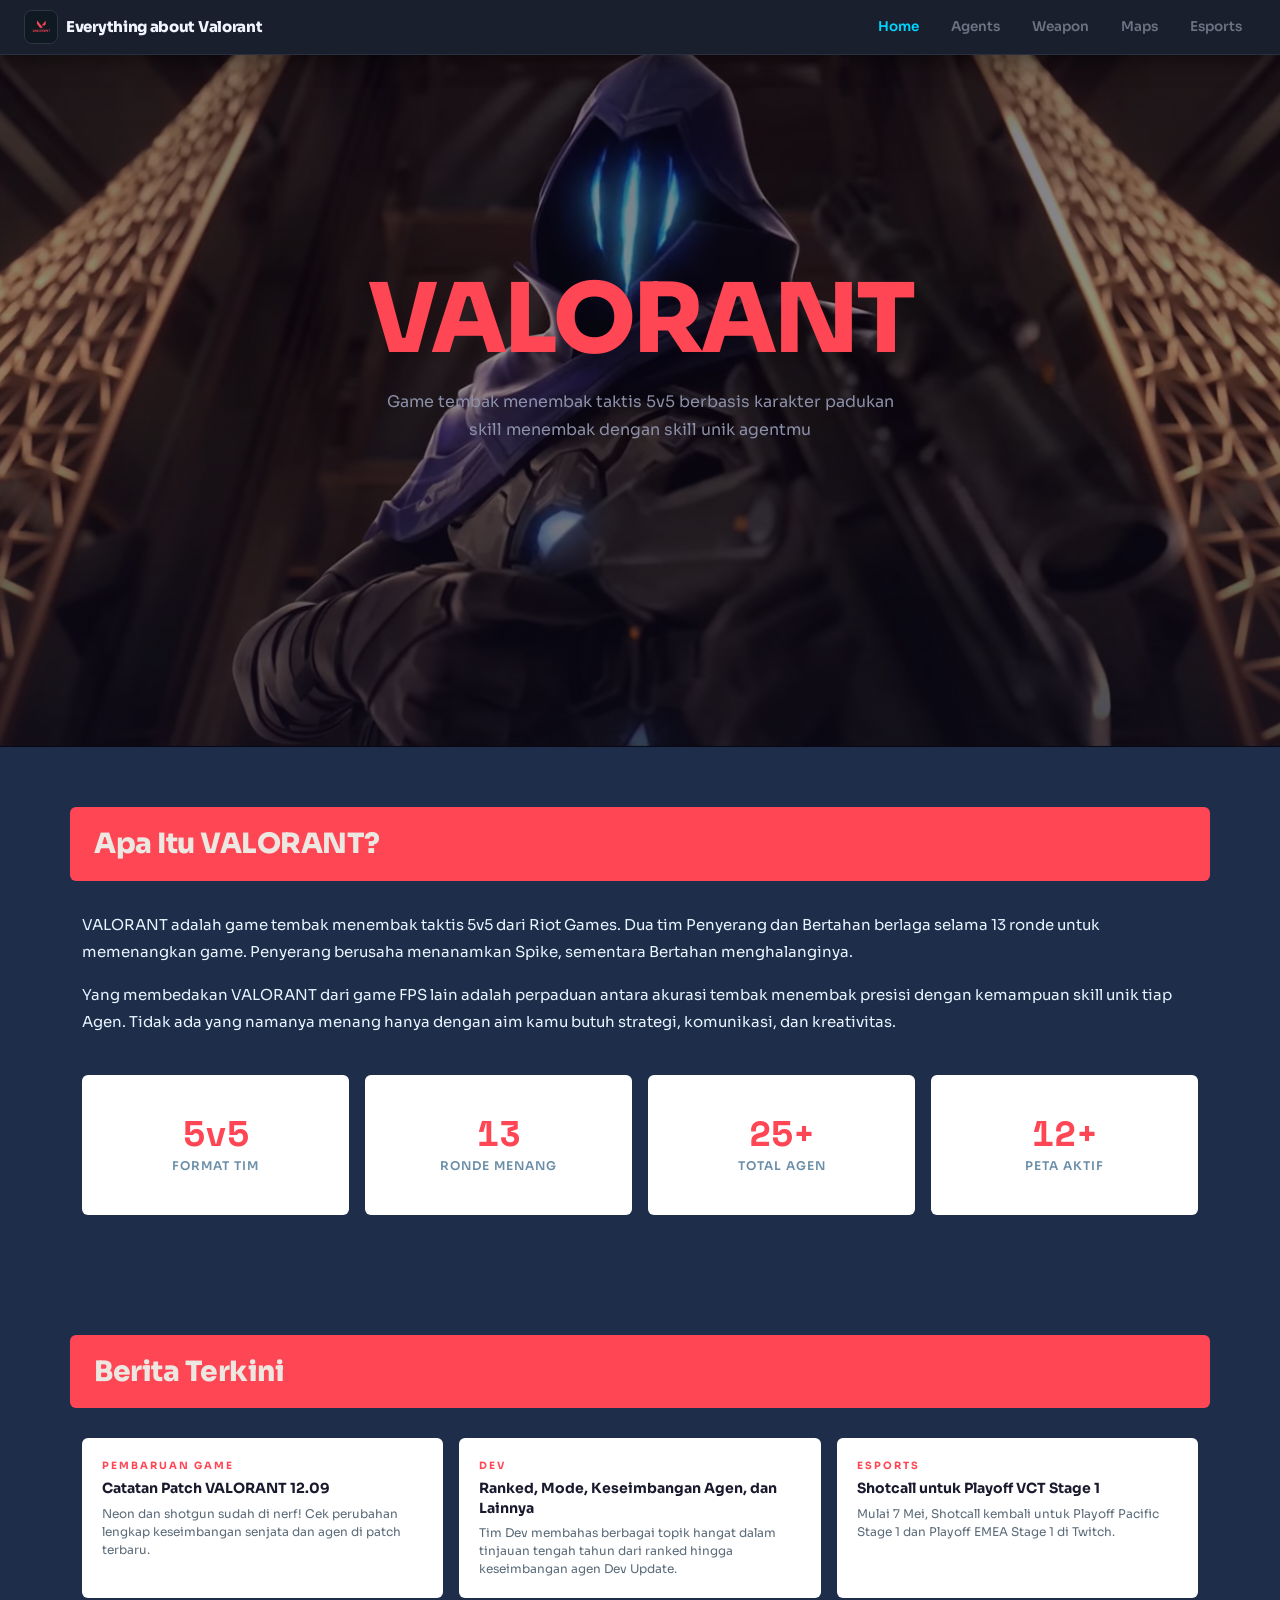
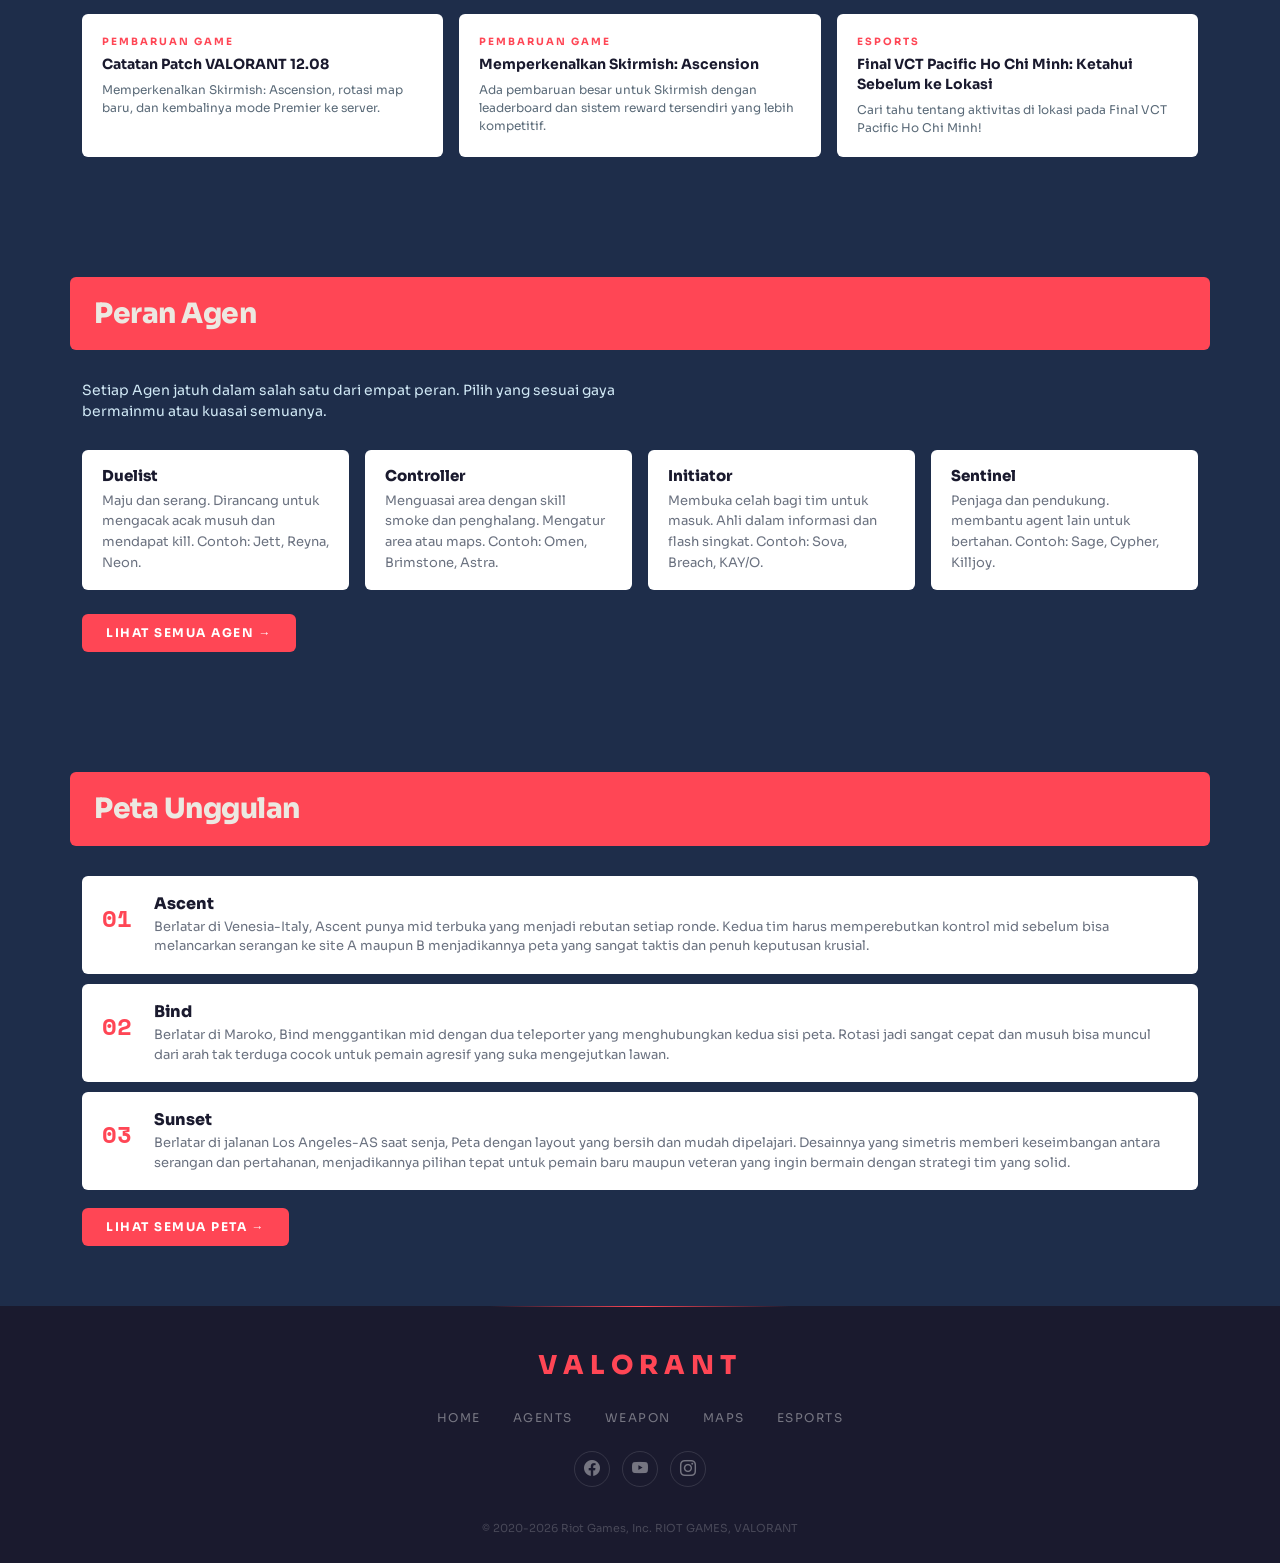
<file: index.html>
<!doctype html>
<html lang="id">
  <head>
    <meta charset="UTF-8" />
    <meta name="viewport" content="width=device-width, initial-scale=1.0" />
    <title>Everything About Valorant</title>
    <link
      href="https://fonts.googleapis.com/css2?family=Sora:wght@400;500;600;700;900&family=Space+Mono:wght@400;700&display=swap"
      rel="stylesheet"
    />
    <link
      href="https://cdn.jsdelivr.net/npm/bootstrap@5.3.3/dist/css/bootstrap.min.css"
      rel="stylesheet"
    />
    <link
      rel="stylesheet"
      href="https://cdn.jsdelivr.net/npm/bootstrap-icons@1.11.3/font/bootstrap-icons.min.css"
    />
    <link rel="stylesheet" href="css/style.css" />
  </head>

  <body>
    <nav id="navbar" class="d-flex align-items-center justify-content-between">
      <a class="logo d-flex align-items-center gap-2" href="index.html">
        <div class="logo-icon d-flex align-items-center justify-content-center">
          <img src="assets/images/logo-valorant.webp" alt="logo" />
        </div>
        <span class="logo-name">Everything about Valorant</span>
      </a>
      <ul class="nav-links d-flex align-items-center m-0">
        <li><a class="nav-label active" href="index.html">Home</a></li>
        <li><a class="nav-label" href="agents.html">Agents</a></li>
        <li><a class="nav-label" href="weapon.html">Weapon</a></li>
        <li><a class="nav-label" href="maps.html">Maps</a></li>
        <li><a class="nav-label" href="esports.html">Esports</a></li>
      </ul>
    </nav>

    <section
      class="hero-section d-flex align-items-center justify-content-center"
    >
      <video class="hero-video" autoplay muted loop playsinline>
        <source src="assets/videos/valo-clip-opening.webm" />
      </video>
      <div class="hero-overlay"></div>
      <div class="hero-content text-center w-100">
        <h1 class="hero-title"><span>VALORANT</span></h1>
        <p class="hero-subtitle mx-auto">
          Game tembak menembak taktis 5v5 berbasis karakter padukan skill
          menembak dengan skill unik agentmu
        </p>
      </div>
    </section>

    <section class="about-section">
      <div class="sec-header">
        <div class="container">
          <h2>Apa Itu VALORANT?</h2>
        </div>
      </div>
      <div class="container">
        <p class="about-text">
          VALORANT adalah game tembak menembak taktis 5v5 dari Riot Games. Dua
          tim Penyerang dan Bertahan berlaga selama 13 ronde untuk memenangkan
          game. Penyerang berusaha menanamkan Spike, sementara Bertahan
          menghalanginya.
        </p>
        <p class="about-text">
          Yang membedakan VALORANT dari game FPS lain adalah perpaduan antara
          akurasi tembak menembak presisi dengan kemampuan skill unik tiap Agen.
          Tidak ada yang namanya menang hanya dengan aim kamu butuh strategi,
          komunikasi, dan kreativitas.
        </p>
        <div class="row g-3 mt-4">
          <div class="col-3">
            <div
              class="about-stat d-flex flex-column align-items-center justify-content-center text-center p-3"
            >
              <div class="stat-number">5v5</div>
              <div class="stat-label">Format Tim</div>
            </div>
          </div>
          <div class="col-3">
            <div
              class="about-stat d-flex flex-column align-items-center justify-content-center text-center p-3"
            >
              <div class="stat-number">13</div>
              <div class="stat-label">Ronde Menang</div>
            </div>
          </div>
          <div class="col-3">
            <div
              class="about-stat d-flex flex-column align-items-center justify-content-center text-center p-3"
            >
              <div class="stat-number">25+</div>
              <div class="stat-label">Total Agen</div>
            </div>
          </div>
          <div class="col-3">
            <div
              class="about-stat d-flex flex-column align-items-center justify-content-center text-center p-3"
            >
              <div class="stat-number">12+</div>
              <div class="stat-label">Peta Aktif</div>
            </div>
          </div>
        </div>
      </div>
    </section>

    <section class="news-section">
      <div class="sec-header">
        <div class="container">
          <h2>Berita Terkini</h2>
        </div>
      </div>
      <div class="container">
        <div class="row g-3">
          <div class="col-4">
            <div class="news-item h-100">
              <div class="news-cat">Pembaruan Game</div>
              <h6>Catatan Patch VALORANT 12.09</h6>
              <p>
                Neon dan shotgun sudah di nerf! Cek perubahan lengkap
                keseimbangan senjata dan agen di patch terbaru.
              </p>
            </div>
          </div>
          <div class="col-4">
            <div class="news-item h-100">
              <div class="news-cat">Dev</div>
              <h6>Ranked, Mode, Keseimbangan Agen, dan Lainnya</h6>
              <p>
                Tim Dev membahas berbagai topik hangat dalam tinjauan tengah
                tahun dari ranked hingga keseimbangan agen Dev Update.
              </p>
            </div>
          </div>
          <div class="col-4">
            <div class="news-item h-100">
              <div class="news-cat">Esports</div>
              <h6>Shotcall untuk Playoff VCT Stage 1</h6>
              <p>
                Mulai 7 Mei, Shotcall kembali untuk Playoff Pacific Stage 1 dan
                Playoff EMEA Stage 1 di Twitch.
              </p>
            </div>
          </div>
          <div class="col-4">
            <div class="news-item h-100">
              <div class="news-cat">Pembaruan Game</div>
              <h6>Catatan Patch VALORANT 12.08</h6>
              <p>
                Memperkenalkan Skirmish: Ascension, rotasi map baru, dan
                kembalinya mode Premier ke server.
              </p>
            </div>
          </div>
          <div class="col-4">
            <div class="news-item h-100">
              <div class="news-cat">Pembaruan Game</div>
              <h6>Memperkenalkan Skirmish: Ascension</h6>
              <p>
                Ada pembaruan besar untuk Skirmish dengan leaderboard dan sistem
                reward tersendiri yang lebih kompetitif.
              </p>
            </div>
          </div>
          <div class="col-4">
            <div class="news-item h-100">
              <div class="news-cat">Esports</div>
              <h6>Final VCT Pacific Ho Chi Minh: Ketahui Sebelum ke Lokasi</h6>
              <p>
                Cari tahu tentang aktivitas di lokasi pada Final VCT Pacific Ho
                Chi Minh!
              </p>
            </div>
          </div>
        </div>
      </div>
    </section>

    <section class="role-section">
      <div class="sec-header">
        <div class="container">
          <h2>Peran Agen</h2>
        </div>
      </div>
      <div class="container">
        <p class="role-intro">
          Setiap Agen jatuh dalam salah satu dari empat peran. Pilih yang sesuai
          gaya bermainmu atau kuasai semuanya.
        </p>
        <div class="row g-3">
          <div class="col-3">
            <div class="role-card d-flex flex-column justify-content-center">
              <h5>Duelist</h5>
              <p>
                Maju dan serang. Dirancang untuk mengacak acak musuh dan
                mendapat kill. Contoh: Jett, Reyna, Neon.
              </p>
            </div>
          </div>
          <div class="col-3">
            <div class="role-card d-flex flex-column justify-content-center">
              <h5>Controller</h5>
              <p>
                Menguasai area dengan skill smoke dan penghalang. Mengatur area
                atau maps. Contoh: Omen, Brimstone, Astra.
              </p>
            </div>
          </div>
          <div class="col-3">
            <div class="role-card d-flex flex-column justify-content-center">
              <h5>Initiator</h5>
              <p>
                Membuka celah bagi tim untuk masuk. Ahli dalam informasi dan
                flash singkat. Contoh: Sova, Breach, KAY/O.
              </p>
            </div>
          </div>
          <div class="col-3">
            <div class="role-card d-flex flex-column justify-content-center">
              <h5>Sentinel</h5>
              <p>
                Penjaga dan pendukung. membantu agent lain untuk bertahan.
                Contoh: Sage, Cypher, Killjoy.
              </p>
            </div>
          </div>
        </div>
        <div class="mt-4">
          <a href="agents.html" class="btn-valo btn-valo-sm"
            >Lihat Semua Agen →</a
          >
        </div>
      </div>
    </section>

    <section class="maps-section">
      <div class="sec-header">
        <div class="container">
          <h2>Peta Unggulan</h2>
        </div>
      </div>
      <div class="container">
        <div class="row">
          <div class="col-12">
            <div class="map-item">
              <div class="map-number">01</div>
              <div class="map-info">
                <h5>Ascent</h5>
                <p>
                  Berlatar di Venesia-Italy, Ascent punya mid terbuka yang
                  menjadi rebutan setiap ronde. Kedua tim harus memperebutkan
                  kontrol mid sebelum bisa melancarkan serangan ke site A maupun
                  B menjadikannya peta yang sangat taktis dan penuh keputusan
                  krusial.
                </p>
              </div>
            </div>
            <div class="map-item">
              <div class="map-number">02</div>
              <div class="map-info">
                <h5>Bind</h5>
                <p>
                  Berlatar di Maroko, Bind menggantikan mid dengan dua
                  teleporter yang menghubungkan kedua sisi peta. Rotasi jadi
                  sangat cepat dan musuh bisa muncul dari arah tak terduga cocok
                  untuk pemain agresif yang suka mengejutkan lawan.
                </p>
              </div>
            </div>
            <div class="map-item">
              <div class="map-number">03</div>
              <div class="map-info">
                <h5>Sunset</h5>
                <p>
                  Berlatar di jalanan Los Angeles-AS saat senja, Peta dengan
                  layout yang bersih dan mudah dipelajari. Desainnya yang
                  simetris memberi keseimbangan antara serangan dan pertahanan,
                  menjadikannya pilihan tepat untuk pemain baru maupun veteran
                  yang ingin bermain dengan strategi tim yang solid.
                </p>
              </div>
            </div>
          </div>
        </div>
        <div class="mt-2">
          <a href="maps.html" class="btn-valo btn-valo-sm"
            >Lihat Semua Peta →</a
          >
        </div>
      </div>
    </section>

    <script src="https://cdn.jsdelivr.net/npm/bootstrap@5.3.3/dist/js/bootstrap.bundle.min.js"></script>
    <footer class="footer text-center">
      <div class="footer-logo">VALORANT</div>
      <div class="footer-links">
        <a href="index.html">Home</a>
        <a href="agents.html">Agents</a>
        <a href="weapon.html">Weapon</a>
        <a href="maps.html">Maps</a>
        <a href="esports.html">Esports</a>
      </div>
      <div class="footer-socials">
        <a
          class="footer-s d-flex align-items-center justify-content-center"
          href="https://www.facebook.com/PlayVALORANT"
          target="_blank"
          rel="noopener noreferrer"
          title="Facebook"
        >
          <i class="bi bi-facebook"></i>
        </a>
        <a
          class="footer-s d-flex align-items-center justify-content-center"
          href="https://www.youtube.com/@VALORANT"
          target="_blank"
          rel="noopener noreferrer"
          title="YouTube"
        >
          <i class="bi bi-youtube"></i>
        </a>
        <a
          class="footer-s d-flex align-items-center justify-content-center"
          href="https://www.instagram.com/valorant/"
          target="_blank"
          rel="noopener noreferrer"
          title="Instagram"
        >
          <i class="bi bi-instagram"></i>
        </a>
      </div>
      <div class="footer-copy">
        © 2020-2026 Riot Games, Inc. RIOT GAMES, VALORANT
      </div>
    </footer>
  </body>
</html>
</file>
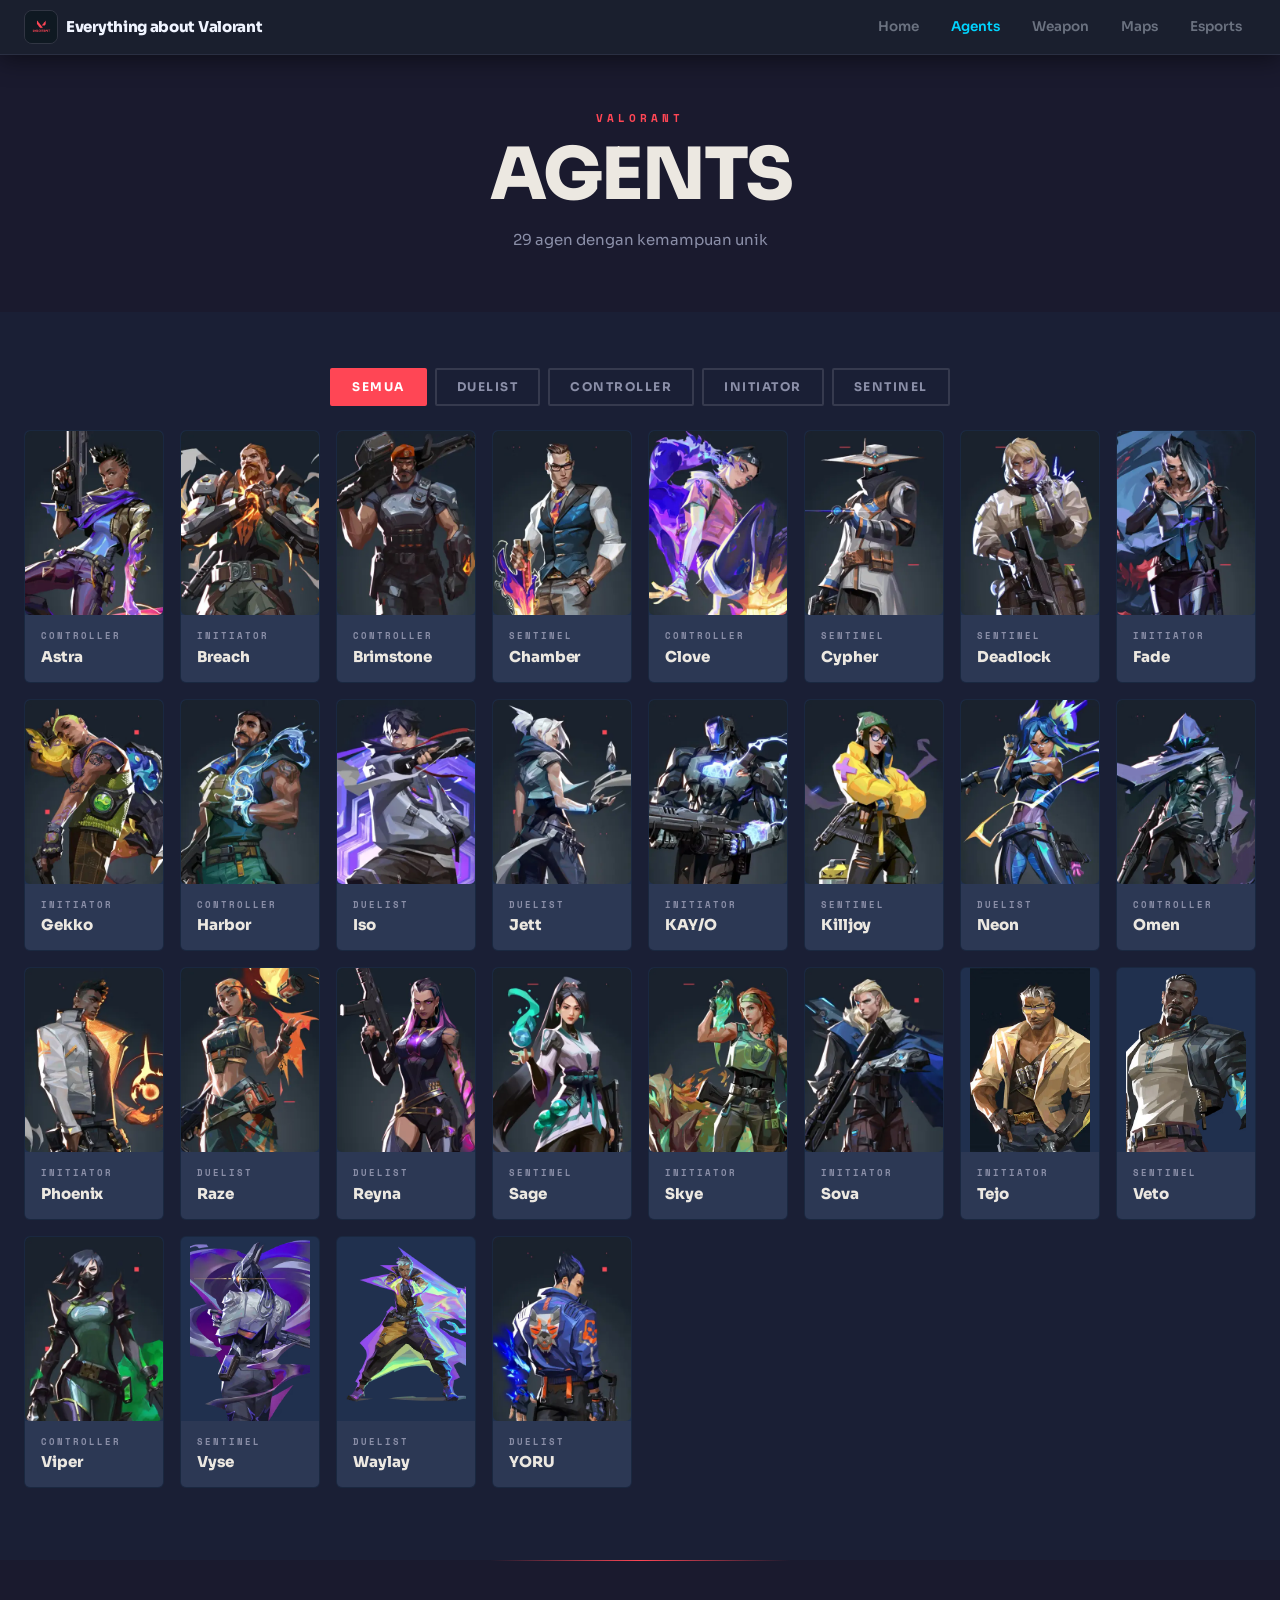
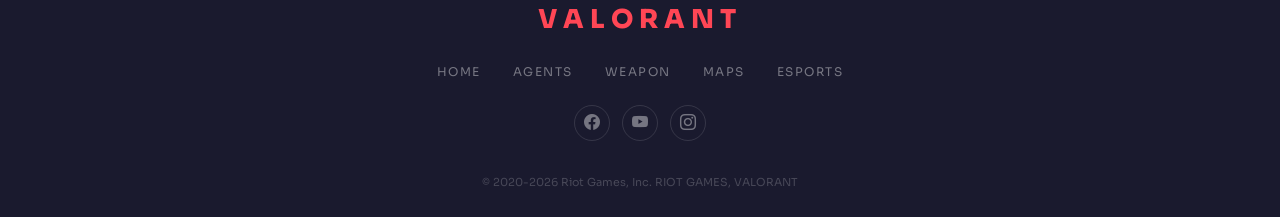
<file: agents.html>
<!doctype html>
<html lang="id">
  <head>
    <meta charset="UTF-8" />
    <meta name="viewport" content="width=device-width, initial-scale=1.0" />
    <title>Agents — Everything About Valorant</title>
    <link
      href="https://fonts.googleapis.com/css2?family=Sora:wght@400;500;600;700;900&family=Space+Mono:wght@400;700&display=swap"
      rel="stylesheet"
    />
    <link
      href="https://cdn.jsdelivr.net/npm/bootstrap@5.3.3/dist/css/bootstrap.min.css"
      rel="stylesheet"
    />
    <link
      rel="stylesheet"
      href="https://cdn.jsdelivr.net/npm/bootstrap-icons@1.11.3/font/bootstrap-icons.min.css"
    />
    <link rel="stylesheet" href="css/style.css" />
  </head>

  <body>
    <nav id="navbar" class="d-flex align-items-center justify-content-between">
      <a class="logo d-flex align-items-center gap-2" href="index.html">
        <div class="logo-icon d-flex align-items-center justify-content-center">
          <img src="assets/images/logo-valorant.webp" alt="logo" />
        </div>
        <span class="logo-name">Everything about Valorant</span>
      </a>
      <ul class="nav-links d-flex align-items-center m-0">
        <li><a class="nav-label" href="index.html">Home</a></li>
        <li><a class="nav-label active" href="agents.html">Agents</a></li>
        <li><a class="nav-label" href="weapon.html">Weapon</a></li>
        <li><a class="nav-label" href="maps.html">Maps</a></li>
        <li><a class="nav-label" href="esports.html">Esports</a></li>
      </ul>
    </nav>

    <section class="page-hero text-center">
      <div class="container">
        <div class="page-hero-label">VALORANT</div>
        <h1 class="page-hero-title">AGENTS</h1>
        <p class="page-hero-sub">29 agen dengan kemampuan unik</p>
      </div>
    </section>

    <section class="agents-page-section">
      <div class="container-fluid px-4">
        <div class="agent-filter-bar d-flex justify-content-center gap-2 mb-4">
          <button class="filter-btn active" data-role="all">Semua</button>
          <button class="filter-btn" data-role="duelist">Duelist</button>
          <button class="filter-btn" data-role="controller">Controller</button>
          <button class="filter-btn" data-role="initiator">Initiator</button>
          <button class="filter-btn" data-role="sentinel">Sentinel</button>
        </div>

        <div class="card-grid agents-grid">
          <div class="agent-item" data-role="controller">
            <div class="card">
              <div class="agent-img-wrap">
                <img
                  src="assets/images/agen/astra.webp"
                  alt="Astra"
                  class="card-img"
                />
              </div>
              <div class="card-info">
                <div class="card-role-tag">Controller</div>
                <h5 class="card-name">Astra</h5>
              </div>
            </div>
          </div>
          <div class="agent-item" data-role="initiator">
            <div class="card">
              <div class="agent-img-wrap">
                <img
                  src="assets/images/agen/breach.webp"
                  alt="Breach"
                  class="card-img"
                />
              </div>
              <div class="card-info">
                <div class="card-role-tag">Initiator</div>
                <h5 class="card-name">Breach</h5>
              </div>
            </div>
          </div>
          <div class="agent-item" data-role="controller">
            <div class="card">
              <div class="agent-img-wrap">
                <img
                  src="assets/images/agen/brimstone.webp"
                  alt="Brimstone"
                  class="card-img"
                />
              </div>
              <div class="card-info">
                <div class="card-role-tag">Controller</div>
                <h5 class="card-name">Brimstone</h5>
              </div>
            </div>
          </div>
          <div class="agent-item" data-role="sentinel">
            <div class="card">
              <div class="agent-img-wrap">
                <img
                  src="assets/images/agen/chamber.webp"
                  alt="Chamber"
                  class="card-img"
                />
              </div>
              <div class="card-info">
                <div class="card-role-tag">Sentinel</div>
                <h5 class="card-name">Chamber</h5>
              </div>
            </div>
          </div>
          <div class="agent-item" data-role="controller">
            <div class="card">
              <div class="agent-img-wrap">
                <img
                  src="assets/images/agen/clove.webp"
                  alt="Clove"
                  class="card-img"
                />
              </div>
              <div class="card-info">
                <div class="card-role-tag">Controller</div>
                <h5 class="card-name">Clove</h5>
              </div>
            </div>
          </div>
          <div class="agent-item" data-role="sentinel">
            <div class="card">
              <div class="agent-img-wrap">
                <img
                  src="assets/images/agen/cypher.webp"
                  alt="Cypher"
                  class="card-img"
                />
              </div>
              <div class="card-info">
                <div class="card-role-tag">Sentinel</div>
                <h5 class="card-name">Cypher</h5>
              </div>
            </div>
          </div>
          <div class="agent-item" data-role="sentinel">
            <div class="card">
              <div class="agent-img-wrap">
                <img
                  src="assets/images/agen/deadlock.webp"
                  alt="Deadlock"
                  class="card-img"
                />
              </div>
              <div class="card-info">
                <div class="card-role-tag">Sentinel</div>
                <h5 class="card-name">Deadlock</h5>
              </div>
            </div>
          </div>
          <div class="agent-item" data-role="initiator">
            <div class="card">
              <div class="agent-img-wrap">
                <img
                  src="assets/images/agen/fade.webp"
                  alt="Fade"
                  class="card-img"
                />
              </div>
              <div class="card-info">
                <div class="card-role-tag">Initiator</div>
                <h5 class="card-name">Fade</h5>
              </div>
            </div>
          </div>
          <div class="agent-item" data-role="initiator">
            <div class="card">
              <div class="agent-img-wrap">
                <img
                  src="assets/images/agen/gekko.webp"
                  alt="Gekko"
                  class="card-img"
                />
              </div>
              <div class="card-info">
                <div class="card-role-tag">Initiator</div>
                <h5 class="card-name">Gekko</h5>
              </div>
            </div>
          </div>
          <div class="agent-item" data-role="controller">
            <div class="card">
              <div class="agent-img-wrap">
                <img
                  src="assets/images/agen/harbor.webp"
                  alt="Harbor"
                  class="card-img"
                />
              </div>
              <div class="card-info">
                <div class="card-role-tag">Controller</div>
                <h5 class="card-name">Harbor</h5>
              </div>
            </div>
          </div>
          <div class="agent-item" data-role="duelist">
            <div class="card">
              <div class="agent-img-wrap">
                <img
                  src="assets/images/agen/iso.webp"
                  alt="Iso"
                  class="card-img"
                />
              </div>
              <div class="card-info">
                <div class="card-role-tag">Duelist</div>
                <h5 class="card-name">Iso</h5>
              </div>
            </div>
          </div>
          <div class="agent-item" data-role="duelist">
            <div class="card">
              <div class="agent-img-wrap">
                <img
                  src="assets/images/agen/jett.webp"
                  alt="Jett"
                  class="card-img"
                />
              </div>
              <div class="card-info">
                <div class="card-role-tag">Duelist</div>
                <h5 class="card-name">Jett</h5>
              </div>
            </div>
          </div>
          <div class="agent-item" data-role="initiator">
            <div class="card">
              <div class="agent-img-wrap">
                <img
                  src="assets/images/agen/kay-o.webp"
                  alt="KAY/O"
                  class="card-img"
                />
              </div>
              <div class="card-info">
                <div class="card-role-tag">Initiator</div>
                <h5 class="card-name">KAY/O</h5>
              </div>
            </div>
          </div>
          <div class="agent-item" data-role="sentinel">
            <div class="card">
              <div class="agent-img-wrap">
                <img
                  src="assets/images/agen/killjoy.webp"
                  alt="Killjoy"
                  class="card-img"
                />
              </div>
              <div class="card-info">
                <div class="card-role-tag">Sentinel</div>
                <h5 class="card-name">Killjoy</h5>
              </div>
            </div>
          </div>
          <div class="agent-item" data-role="duelist">
            <div class="card">
              <div class="agent-img-wrap">
                <img
                  src="assets/images/agen/neon.webp"
                  alt="Neon"
                  class="card-img"
                />
              </div>
              <div class="card-info">
                <div class="card-role-tag">Duelist</div>
                <h5 class="card-name">Neon</h5>
              </div>
            </div>
          </div>
          <div class="agent-item" data-role="controller">
            <div class="card">
              <div class="agent-img-wrap">
                <img
                  src="assets/images/agen/omen.webp"
                  alt="Omen"
                  class="card-img"
                />
              </div>
              <div class="card-info">
                <div class="card-role-tag">Controller</div>
                <h5 class="card-name">Omen</h5>
              </div>
            </div>
          </div>
          <div class="agent-item" data-role="initiator">
            <div class="card">
              <div class="agent-img-wrap">
                <img
                  src="assets/images/agen/phoenix.webp"
                  alt="Phoenix"
                  class="card-img"
                />
              </div>
              <div class="card-info">
                <div class="card-role-tag">Initiator</div>
                <h5 class="card-name">Phoenix</h5>
              </div>
            </div>
          </div>
          <div class="agent-item" data-role="duelist">
            <div class="card">
              <div class="agent-img-wrap">
                <img
                  src="assets/images/agen/raze.webp"
                  alt="Raze"
                  class="card-img"
                />
              </div>
              <div class="card-info">
                <div class="card-role-tag">Duelist</div>
                <h5 class="card-name">Raze</h5>
              </div>
            </div>
          </div>
          <div class="agent-item" data-role="duelist">
            <div class="card">
              <div class="agent-img-wrap">
                <img
                  src="assets/images/agen/reyna.webp"
                  alt="Reyna"
                  class="card-img"
                />
              </div>
              <div class="card-info">
                <div class="card-role-tag">Duelist</div>
                <h5 class="card-name">Reyna</h5>
              </div>
            </div>
          </div>
          <div class="agent-item" data-role="sentinel">
            <div class="card">
              <div class="agent-img-wrap">
                <img
                  src="assets/images/agen/sage.webp"
                  alt="Sage"
                  class="card-img"
                />
              </div>
              <div class="card-info">
                <div class="card-role-tag">Sentinel</div>
                <h5 class="card-name">Sage</h5>
              </div>
            </div>
          </div>
          <div class="agent-item" data-role="initiator">
            <div class="card">
              <div class="agent-img-wrap">
                <img
                  src="assets/images/agen/skye.webp"
                  alt="Skye"
                  class="card-img"
                />
              </div>
              <div class="card-info">
                <div class="card-role-tag">Initiator</div>
                <h5 class="card-name">Skye</h5>
              </div>
            </div>
          </div>
          <div class="agent-item" data-role="initiator">
            <div class="card">
              <div class="agent-img-wrap">
                <img
                  src="assets/images/agen/sove.webp"
                  alt="Sova"
                  class="card-img"
                />
              </div>
              <div class="card-info">
                <div class="card-role-tag">Initiator</div>
                <h5 class="card-name">Sova</h5>
              </div>
            </div>
          </div>
          <div class="agent-item" data-role="initiator">
            <div class="card">
              <div class="agent-img-wrap">
                <img
                  src="assets/images/agen/tejo.webp"
                  alt="Tejo"
                  class="card-img"
                />
              </div>
              <div class="card-info">
                <div class="card-role-tag">Initiator</div>
                <h5 class="card-name">Tejo</h5>
              </div>
            </div>
          </div>
          <div class="agent-item" data-role="sentinel">
            <div class="card">
              <div class="agent-img-wrap">
                <img
                  src="assets/images/agen/veto.webp"
                  alt="Veto"
                  class="card-img"
                />
              </div>
              <div class="card-info">
                <div class="card-role-tag">Sentinel</div>
                <h5 class="card-name">Veto</h5>
              </div>
            </div>
          </div>
          <div class="agent-item" data-role="controller">
            <div class="card">
              <div class="agent-img-wrap">
                <img
                  src="assets/images/agen/viper.webp"
                  alt="Viper"
                  class="card-img"
                />
              </div>
              <div class="card-info">
                <div class="card-role-tag">Controller</div>
                <h5 class="card-name">Viper</h5>
              </div>
            </div>
          </div>
          <div class="agent-item" data-role="sentinel">
            <div class="card">
              <div class="agent-img-wrap">
                <img
                  src="assets/images/agen/vyse.webp"
                  alt="Vyse"
                  class="card-img"
                />
              </div>
              <div class="card-info">
                <div class="card-role-tag">Sentinel</div>
                <h5 class="card-name">Vyse</h5>
              </div>
            </div>
          </div>
          <div class="agent-item" data-role="duelist">
            <div class="card">
              <div class="agent-img-wrap">
                <img
                  src="assets/images/agen/waylay.webp"
                  alt="Waylay"
                  class="card-img"
                />
              </div>
              <div class="card-info">
                <div class="card-role-tag">Duelist</div>
                <h5 class="card-name">Waylay</h5>
              </div>
            </div>
          </div>
          <div class="agent-item" data-role="duelist">
            <div class="card">
              <div class="agent-img-wrap">
                <img
                  src="assets/images/agen/yoru.webp"
                  alt="YORU"
                  class="card-img"
                />
              </div>
              <div class="card-info">
                <div class="card-role-tag">Duelist</div>
                <h5 class="card-name">YORU</h5>
              </div>
            </div>
          </div>
        </div>
      </div>
    </section>

    <script src="https://cdn.jsdelivr.net/npm/bootstrap@5.3.3/dist/js/bootstrap.bundle.min.js"></script>
    <script>
      const filterBtns = document.querySelectorAll(".filter-btn");
      const agentItems = document.querySelectorAll(".agent-item");
      filterBtns.forEach((btn) => {
        btn.addEventListener("click", () => {
          filterBtns.forEach((b) => b.classList.remove("active"));
          btn.classList.add("active");
          const role = btn.dataset.role;
          agentItems.forEach((item) => {
            item.style.display =
              role === "all" || item.dataset.role === role ? "" : "none";
          });
        });
      });
    </script>
    <footer class="footer text-center">
      <div class="footer-logo">VALORANT</div>
      <div class="footer-links">
        <a href="index.html">Home</a><a href="agents.html">Agents</a
        ><a href="weapon.html">Weapon</a><a href="maps.html">Maps</a
        ><a href="esports.html">Esports</a>
      </div>
      <div class="footer-socials">
        <a
          class="footer-s d-flex align-items-center justify-content-center"
          href="https://www.facebook.com/PlayVALORANT"
          target="_blank"
          rel="noopener noreferrer"
          title="Facebook"
        >
          <i class="bi bi-facebook"></i>
        </a>
        <a
          class="footer-s d-flex align-items-center justify-content-center"
          href="https://www.youtube.com/@VALORANT"
          target="_blank"
          rel="noopener noreferrer"
          title="YouTube"
        >
          <i class="bi bi-youtube"></i>
        </a>
        <a
          class="footer-s d-flex align-items-center justify-content-center"
          href="https://www.instagram.com/valorant/"
          target="_blank"
          rel="noopener noreferrer"
          title="Instagram"
        >
          <i class="bi bi-instagram"></i>
        </a>
      </div>
      <div class="footer-copy">
        © 2020-2026 Riot Games, Inc. RIOT GAMES, VALORANT
      </div>
    </footer>
  </body>
</html>
</file>
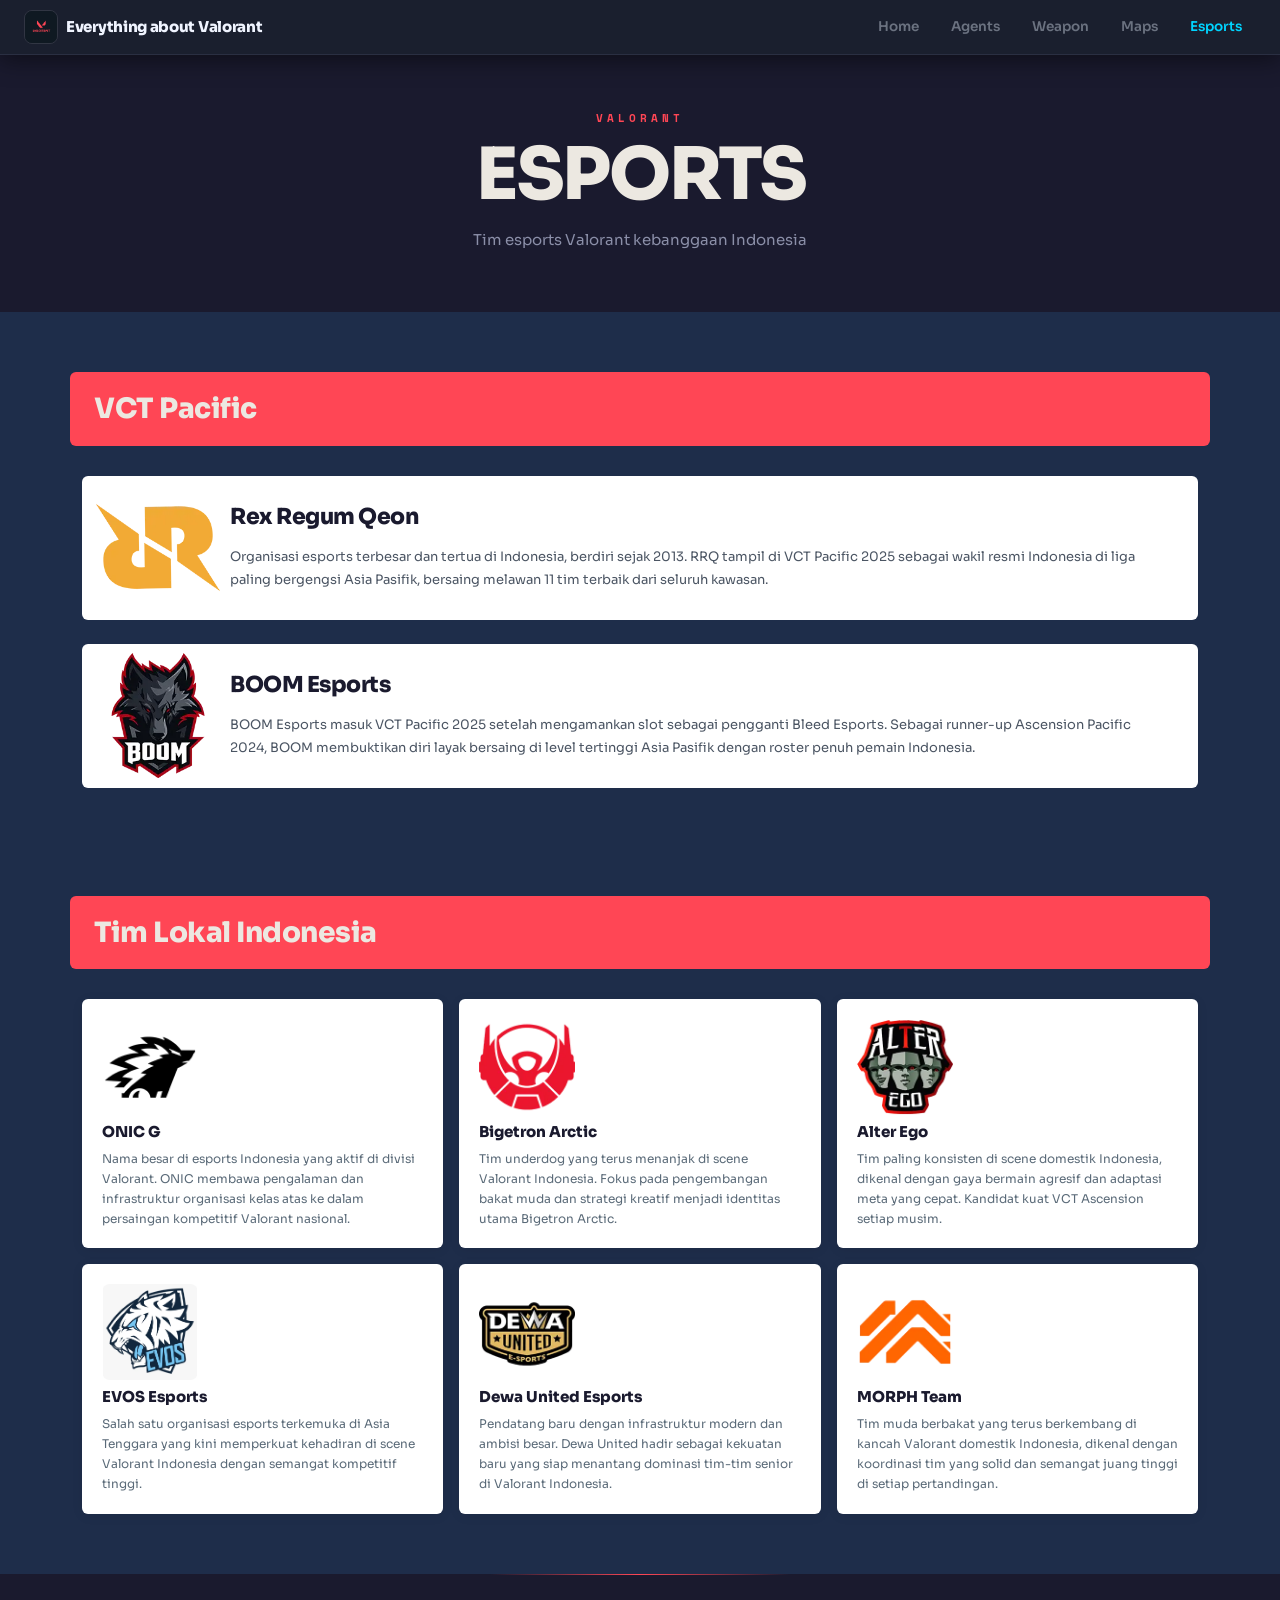
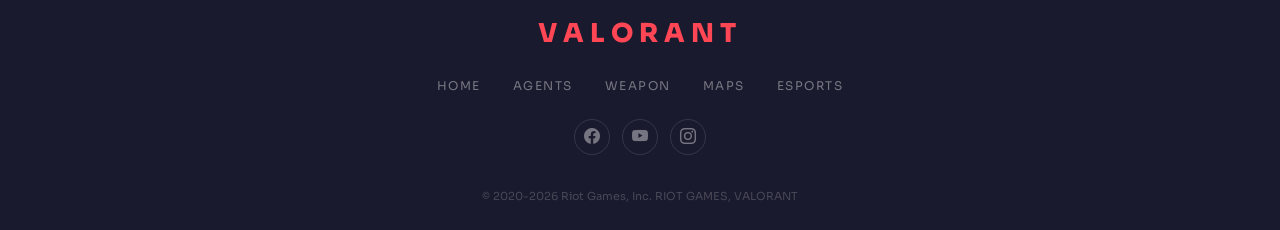
<file: esports.html>
<!doctype html>
<html lang="id">
  <head>
    <meta charset="UTF-8" />
    <meta name="viewport" content="width=device-width, initial-scale=1.0" />
    <title>Esports — Everything About Valorant</title>
    <link
      href="https://fonts.googleapis.com/css2?family=Sora:wght@400;500;600;700;900&family=Space+Mono:wght@400;700&display=swap"
      rel="stylesheet"
    />
    <link
      href="https://cdn.jsdelivr.net/npm/bootstrap@5.3.3/dist/css/bootstrap.min.css"
      rel="stylesheet"
    />
    <link
      rel="stylesheet"
      href="https://cdn.jsdelivr.net/npm/bootstrap-icons@1.11.3/font/bootstrap-icons.min.css"
    />
    <link rel="stylesheet" href="css/style.css" />
  </head>

  <body>
    <nav id="navbar" class="d-flex align-items-center justify-content-between">
      <a class="logo d-flex align-items-center gap-2" href="index.html">
        <div class="logo-icon d-flex align-items-center justify-content-center">
          <img src="assets/images/logo-valorant.webp" alt="logo" />
        </div>
        <span class="logo-name">Everything about Valorant</span>
      </a>
      <ul class="nav-links d-flex align-items-center m-0">
        <li><a class="nav-label" href="index.html">Home</a></li>
        <li><a class="nav-label" href="agents.html">Agents</a></li>
        <li><a class="nav-label" href="weapon.html">Weapon</a></li>
        <li><a class="nav-label" href="maps.html">Maps</a></li>
        <li><a class="nav-label active" href="esports.html">Esports</a></li>
      </ul>
    </nav>

    <section class="page-hero text-center">
      <div class="container">
        <div class="page-hero-label">VALORANT</div>
        <h1 class="page-hero-title">ESPORTS</h1>
        <p class="page-hero-sub">Tim esports Valorant kebanggaan Indonesia</p>
      </div>
    </section>

    <section class="esports-section esports-section--no-pb">
      <div class="sec-header">
        <div class="container">
          <h2>VCT Pacific</h2>
        </div>
      </div>
      <div class="container pb-5">
        <div class="et-card d-flex mb-4">
          <div class="et-right d-flex align-items-center flex-grow-1">
            <div
              class="et-logo d-flex align-items-center justify-content-center"
            >
              <img
                src="assets/images/esports/rrq-png.webp"
                alt="RRQ"
                onerror="
                  this.style.display = 'none';
                  this.parentElement.innerHTML =
                    '<span class=\'et-logo-fallback\'>RRQ</span>';
                "
              />
            </div>
            <div class="et-body">
              <div
                class="et-top d-flex align-items-flex-start justify-content-between"
              >
                <div>
                  <h3 class="et-name">Rex Regum Qeon</h3>
                </div>
              </div>
              <p class="et-desc">
                Organisasi esports terbesar dan tertua di Indonesia, berdiri
                sejak 2013. RRQ tampil di VCT Pacific 2025 sebagai wakil resmi
                Indonesia di liga paling bergengsi Asia Pasifik, bersaing
                melawan 11 tim terbaik dari seluruh kawasan.
              </p>
            </div>
          </div>
        </div>

        <div class="et-card d-flex">
          <div class="et-right d-flex align-items-center flex-grow-1">
            <div
              class="et-logo d-flex align-items-center justify-content-center"
            >
              <img
                src="assets/images/esports/boom-png.webp"
                alt="BOOM"
                onerror="
                  this.style.display = 'none';
                  this.parentElement.innerHTML =
                    '<span class=\'et-logo-fallback boom-fb\'>BOOM</span>';
                "
              />
            </div>
            <div class="et-body">
              <div
                class="et-top d-flex align-items-flex-start justify-content-between"
              >
                <div>
                  <h3 class="et-name">BOOM Esports</h3>
                </div>
              </div>
              <p class="et-desc">
                BOOM Esports masuk VCT Pacific 2025 setelah mengamankan slot
                sebagai pengganti Bleed Esports. Sebagai runner-up Ascension
                Pacific 2024, BOOM membuktikan diri layak bersaing di level
                tertinggi Asia Pasifik dengan roster penuh pemain Indonesia.
              </p>
            </div>
          </div>
        </div>
      </div>
    </section>

    <section class="esports-section">
      <div class="sec-header">
        <div class="container">
          <h2>Tim Lokal Indonesia</h2>
        </div>
      </div>
      <div class="container">
        <div class="row g-3">
          <div class="col-4">
            <div class="el-card h-100 d-flex flex-column gap-2">
              <div
                class="el-logo d-flex align-items-center justify-content-center"
              >
                <img src="assets/images/esports/onic-png.webp" alt="ONIC G" />
              </div>
              <h5 class="el-name">ONIC G</h5>
              <p class="el-desc">
                Nama besar di esports Indonesia yang aktif di divisi Valorant.
                ONIC membawa pengalaman dan infrastruktur organisasi kelas atas
                ke dalam persaingan kompetitif Valorant nasional.
              </p>
            </div>
          </div>
          <div class="col-4">
            <div class="el-card h-100 d-flex flex-column gap-2">
              <div
                class="el-logo d-flex align-items-center justify-content-center"
              >
                <img
                  src="assets/images/esports/bigetron-png.webp"
                  alt="Bigetron Arctic"
                />
              </div>
              <h5 class="el-name">Bigetron Arctic</h5>
              <p class="el-desc">
                Tim underdog yang terus menanjak di scene Valorant Indonesia.
                Fokus pada pengembangan bakat muda dan strategi kreatif menjadi
                identitas utama Bigetron Arctic.
              </p>
            </div>
          </div>
          <div class="col-4">
            <div class="el-card h-100 d-flex flex-column gap-2">
              <div
                class="el-logo d-flex align-items-center justify-content-center"
              >
                <img
                  src="assets/images/esports/alteregp-png.webp"
                  alt="Alter Ego"
                />
              </div>
              <h5 class="el-name">Alter Ego</h5>
              <p class="el-desc">
                Tim paling konsisten di scene domestik Indonesia, dikenal dengan
                gaya bermain agresif dan adaptasi meta yang cepat. Kandidat kuat
                VCT Ascension setiap musim.
              </p>
            </div>
          </div>
          <div class="col-4">
            <div class="el-card h-100 d-flex flex-column gap-2">
              <div
                class="el-logo d-flex align-items-center justify-content-center"
              >
                <img
                  src="assets/images/esports/evos-png.webp"
                  alt="EVOS Esports"
                />
              </div>
              <h5 class="el-name">EVOS Esports</h5>
              <p class="el-desc">
                Salah satu organisasi esports terkemuka di Asia Tenggara yang
                kini memperkuat kehadiran di scene Valorant Indonesia dengan
                semangat kompetitif tinggi.
              </p>
            </div>
          </div>
          <div class="col-4">
            <div class="el-card h-100 d-flex flex-column gap-2">
              <div
                class="el-logo d-flex align-items-center justify-content-center"
              >
                <img
                  src="assets/images/esports/dewaunited-png.webp"
                  alt="Dewa United Esports"
                />
              </div>
              <h5 class="el-name">Dewa United Esports</h5>
              <p class="el-desc">
                Pendatang baru dengan infrastruktur modern dan ambisi besar.
                Dewa United hadir sebagai kekuatan baru yang siap menantang
                dominasi tim-tim senior di Valorant Indonesia.
              </p>
            </div>
          </div>
          <div class="col-4">
            <div class="el-card h-100 d-flex flex-column gap-2">
              <div
                class="el-logo d-flex align-items-center justify-content-center"
              >
                <img
                  src="assets/images/esports/morph-png.webp"
                  alt="MORPH Team"
                />
              </div>
              <h5 class="el-name">MORPH Team</h5>
              <p class="el-desc">
                Tim muda berbakat yang terus berkembang di kancah Valorant
                domestik Indonesia, dikenal dengan koordinasi tim yang solid dan
                semangat juang tinggi di setiap pertandingan.
              </p>
            </div>
          </div>
        </div>
      </div>
    </section>

    <script src="https://cdn.jsdelivr.net/npm/bootstrap@5.3.3/dist/js/bootstrap.bundle.min.js"></script>
    <footer class="footer text-center">
      <div class="footer-logo">VALORANT</div>
      <div class="footer-links">
        <a href="index.html">Home</a><a href="agents.html">Agents</a
        ><a href="weapon.html">Weapon</a><a href="maps.html">Maps</a
        ><a href="esports.html">Esports</a>
      </div>
      <div class="footer-socials">
        <a
          class="footer-s d-flex align-items-center justify-content-center"
          href="https://www.facebook.com/PlayVALORANT"
          target="_blank"
          rel="noopener noreferrer"
          title="Facebook"
        >
          <i class="bi bi-facebook"></i>
        </a>
        <a
          class="footer-s d-flex align-items-center justify-content-center"
          href="https://www.youtube.com/@VALORANT"
          target="_blank"
          rel="noopener noreferrer"
          title="YouTube"
        >
          <i class="bi bi-youtube"></i>
        </a>
        <a
          class="footer-s d-flex align-items-center justify-content-center"
          href="https://www.instagram.com/valorant/"
          target="_blank"
          rel="noopener noreferrer"
          title="Instagram"
        >
          <i class="bi bi-instagram"></i>
        </a>
      </div>
      <div class="footer-copy">
        © 2020-2026 Riot Games, Inc. RIOT GAMES, VALORANT
      </div>
    </footer>
  </body>
</html>
</file>
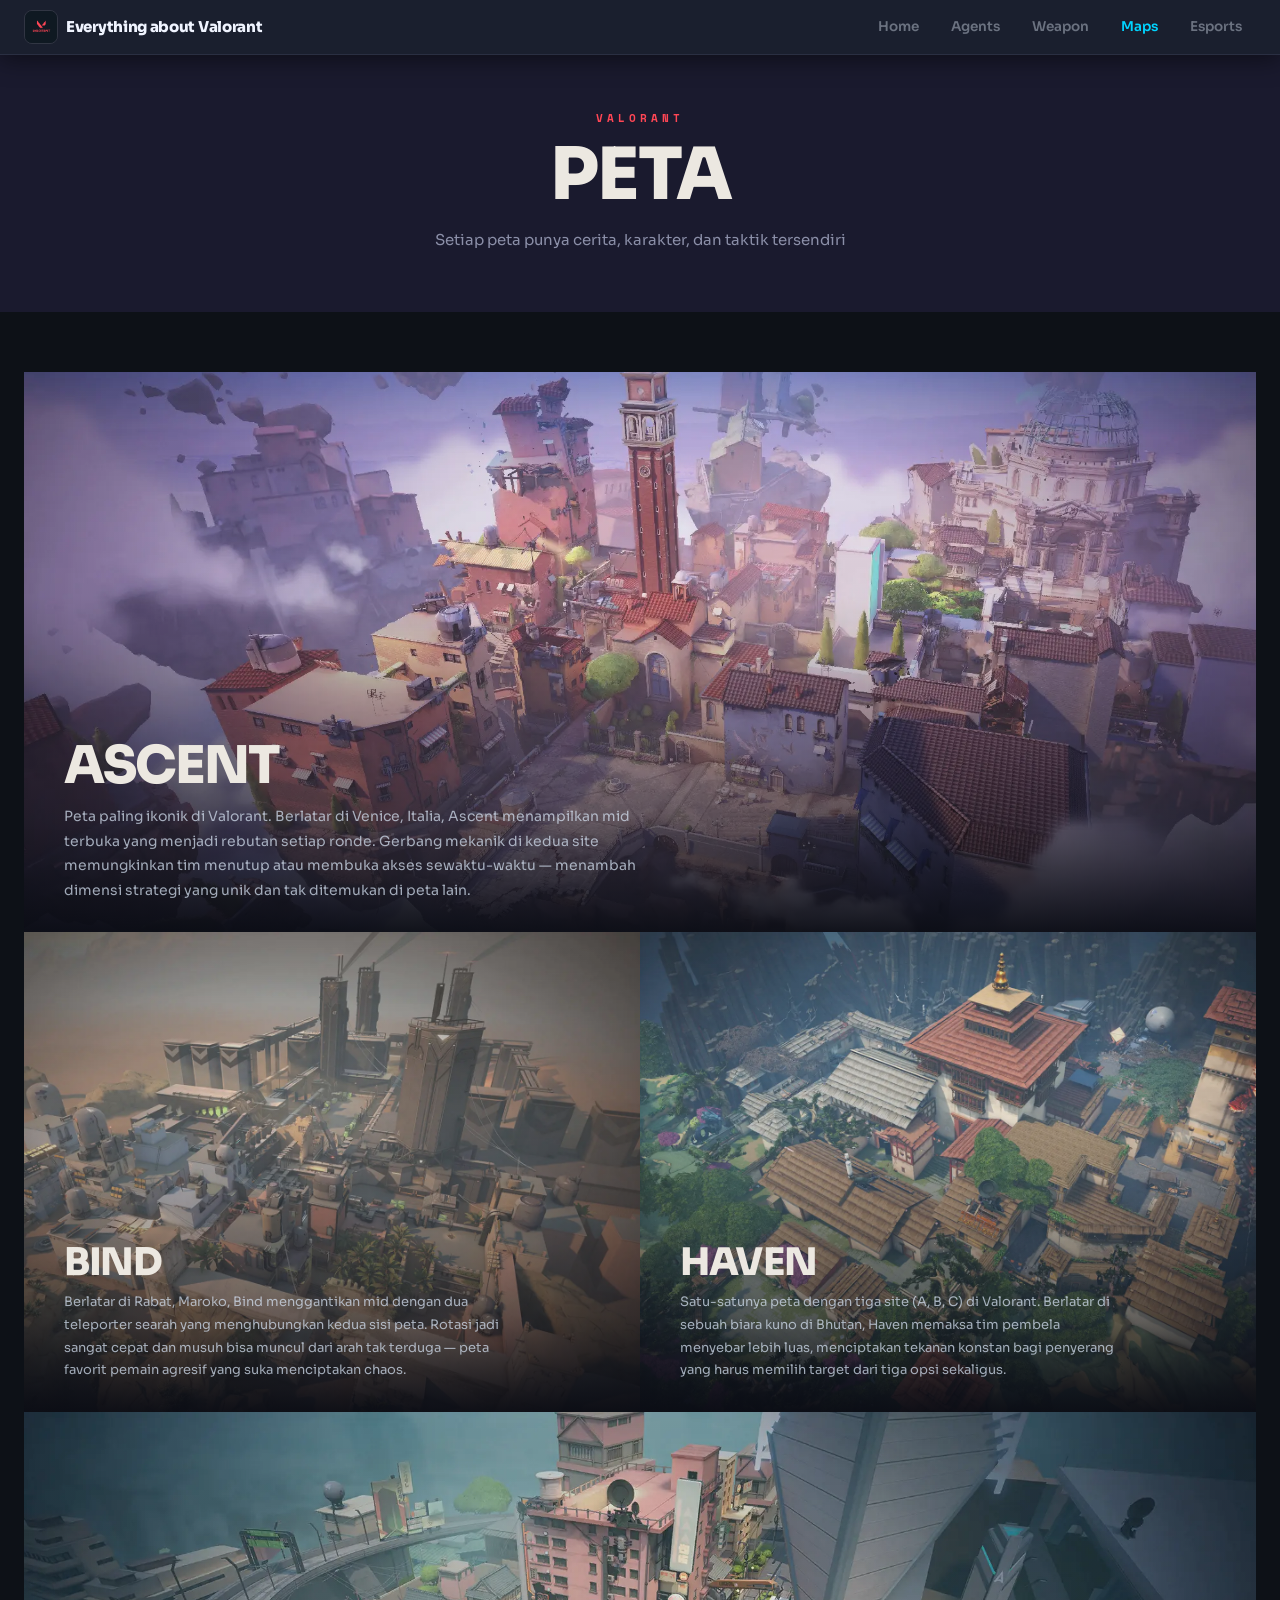
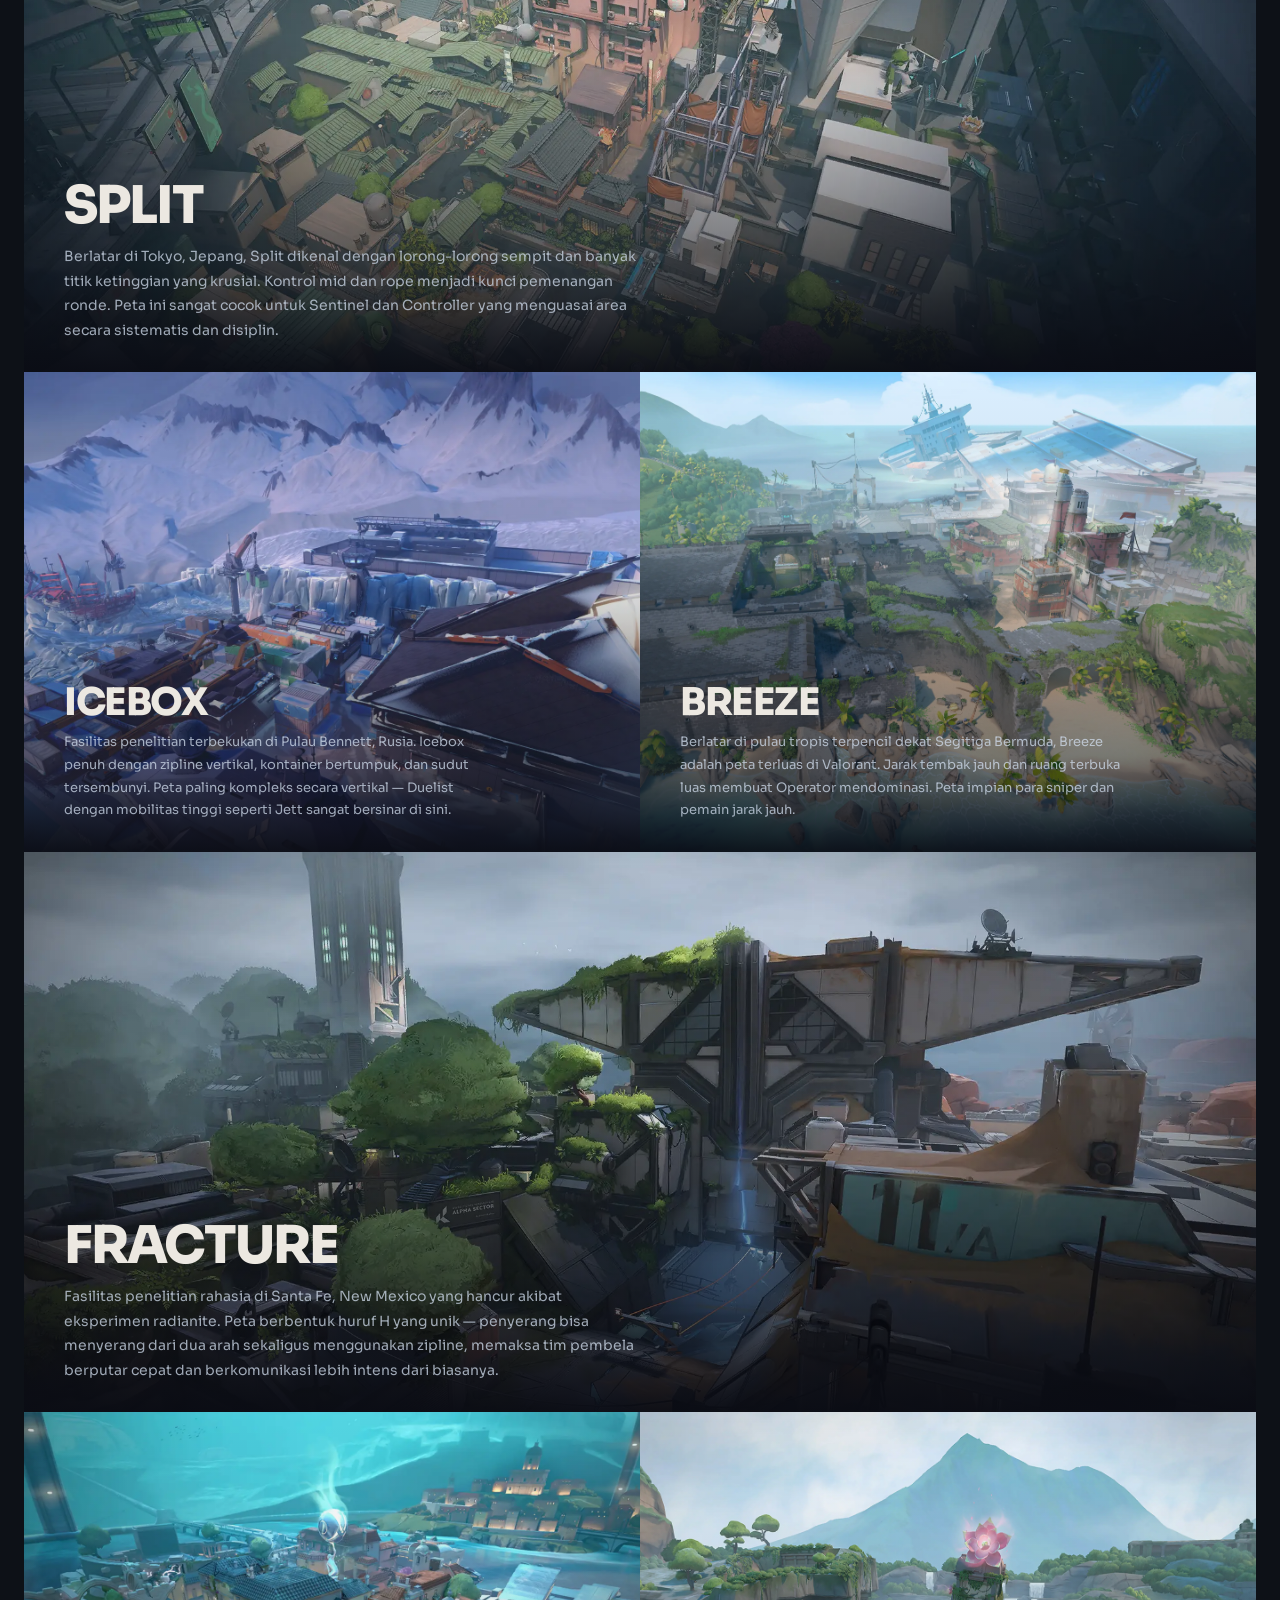
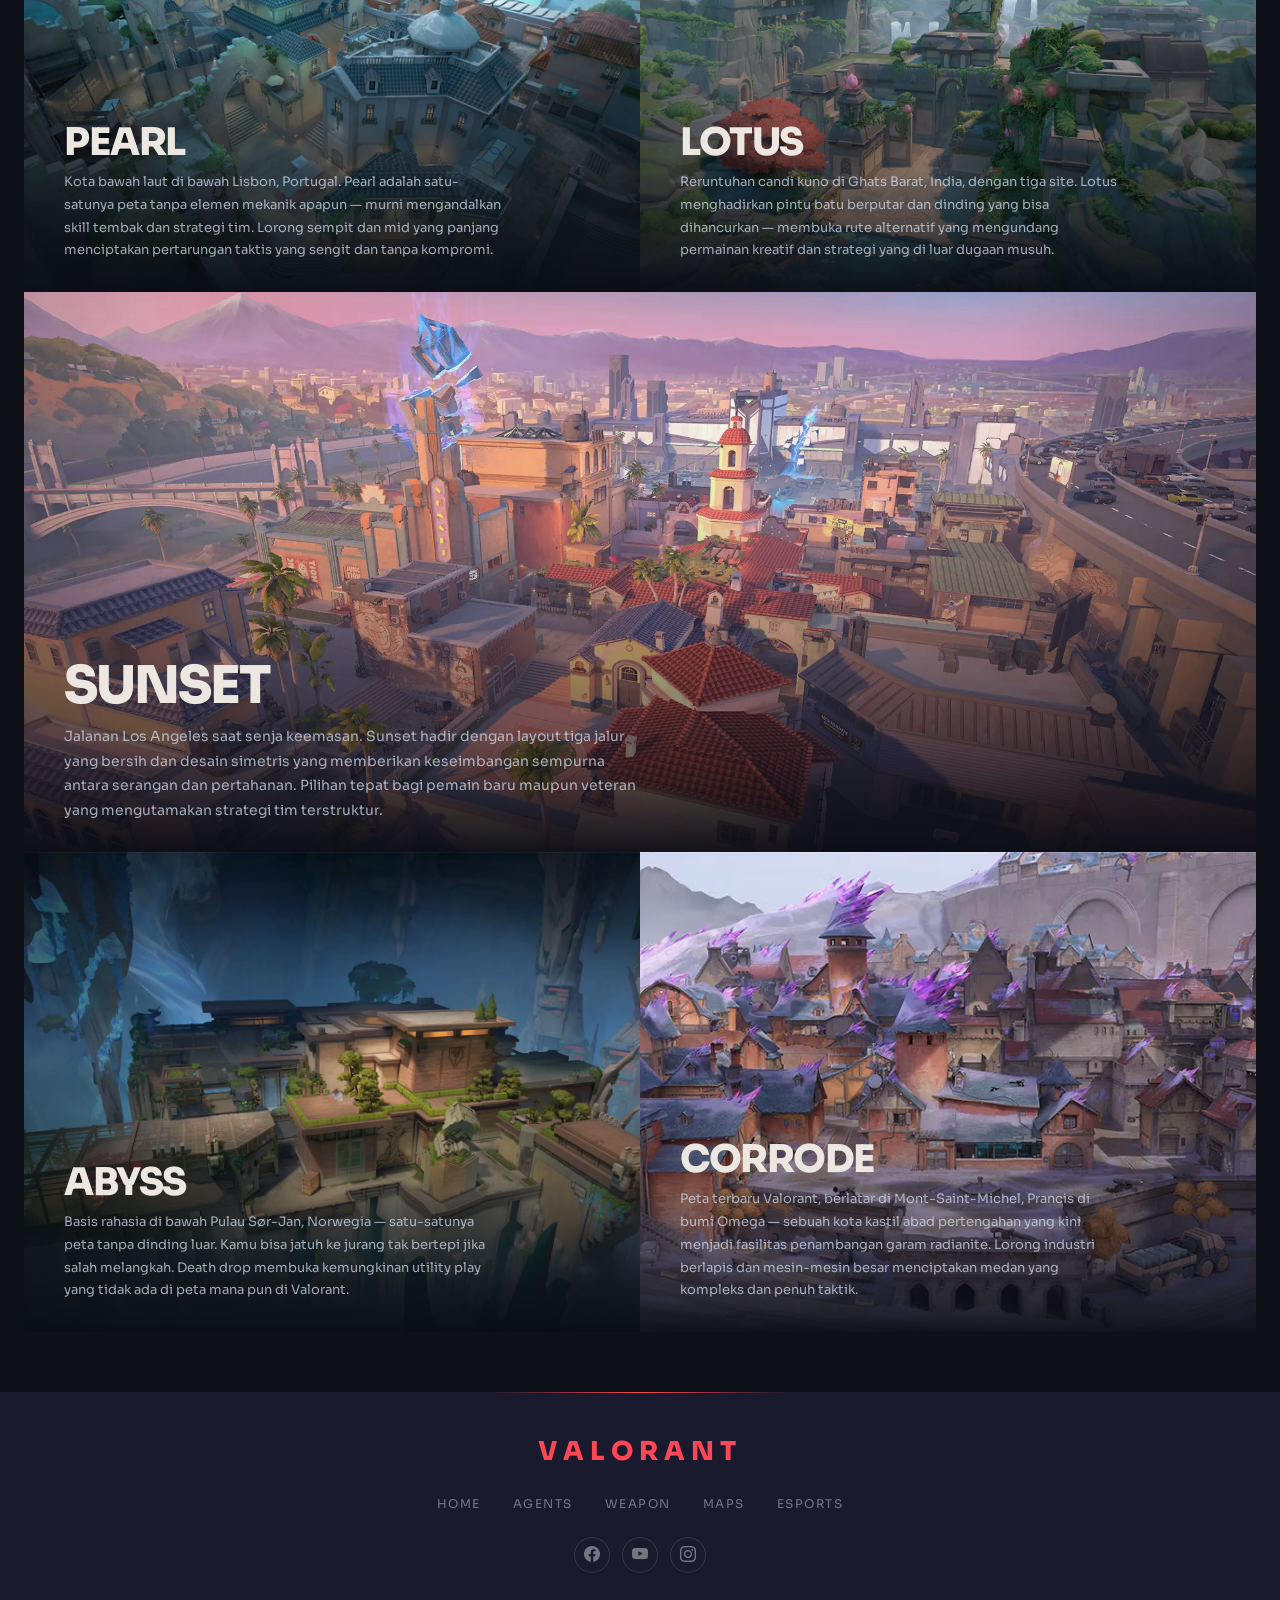
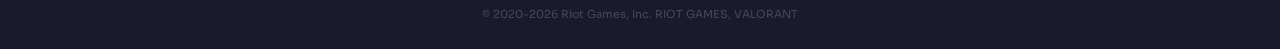
<file: maps.html>
<!doctype html>
<html lang="id">
  <head>
    <meta charset="UTF-8" />
    <meta name="viewport" content="width=device-width, initial-scale=1.0" />
    <title>Maps — Everything About Valorant</title>
    <link
      href="https://fonts.googleapis.com/css2?family=Sora:wght@400;500;600;700;900&family=Space+Mono:wght@400;700&display=swap"
      rel="stylesheet"
    />
    <link
      href="https://cdn.jsdelivr.net/npm/bootstrap@5.3.3/dist/css/bootstrap.min.css"
      rel="stylesheet"
    />
    <link
      rel="stylesheet"
      href="https://cdn.jsdelivr.net/npm/bootstrap-icons@1.11.3/font/bootstrap-icons.min.css"
    />
    <link rel="stylesheet" href="css/style.css" />
  </head>
  <body>
    <nav id="navbar" class="d-flex align-items-center justify-content-between">
      <a class="logo d-flex align-items-center gap-2" href="index.html">
        <div class="logo-icon d-flex align-items-center justify-content-center">
          <img src="assets/images/logo-valorant.webp" alt="logo" />
        </div>
        <span class="logo-name">Everything about Valorant</span>
      </a>
      <ul class="nav-links d-flex align-items-center m-0">
        <li><a class="nav-label" href="index.html">Home</a></li>
        <li><a class="nav-label" href="agents.html">Agents</a></li>
        <li><a class="nav-label" href="weapon.html">Weapon</a></li>
        <li><a class="nav-label active" href="maps.html">Maps</a></li>
        <li><a class="nav-label" href="esports.html">Esports</a></li>
      </ul>
    </nav>

    <section class="page-hero text-center">
      <div class="container">
        <div class="page-hero-label">VALORANT</div>
        <h1 class="page-hero-title">PETA</h1>
        <p class="page-hero-sub">
          Setiap peta punya cerita, karakter, dan taktik tersendiri
        </p>
      </div>
    </section>

    <section class="maps-page-section">
      <div class="container-fluid px-4">
        <div class="map-card-full">
          <div class="map-card-img-wrap">
            <img
              src="assets/images/map/ascent.webp"
              alt="Ascent"
              class="map-card-img"
            />
            <div class="map-card-overlay"></div>
          </div>
          <div class="map-card-body">
            <h2 class="map-card-name">Ascent</h2>
            <p class="map-card-desc">
              Peta paling ikonik di Valorant. Berlatar di Venice, Italia, Ascent
              menampilkan mid terbuka yang menjadi rebutan setiap ronde. Gerbang
              mekanik di kedua site memungkinkan tim menutup atau membuka akses
              sewaktu-waktu — menambah dimensi strategi yang unik dan tak
              ditemukan di peta lain.
            </p>
          </div>
        </div>
        <div class="row g-0 map-row-2">
          <div class="col-6">
            <div class="map-card-half">
              <div class="map-card-img-wrap">
                <img
                  src="assets/images/map/bind.webp"
                  alt="Bind"
                  class="map-card-img"
                />
                <div class="map-card-overlay"></div>
              </div>
              <div class="map-card-body">
                <h2 class="map-card-name">Bind</h2>
                <p class="map-card-desc">
                  Berlatar di Rabat, Maroko, Bind menggantikan mid dengan dua
                  teleporter searah yang menghubungkan kedua sisi peta. Rotasi
                  jadi sangat cepat dan musuh bisa muncul dari arah tak terduga
                  — peta favorit pemain agresif yang suka menciptakan chaos.
                </p>
              </div>
            </div>
          </div>
          <div class="col-6">
            <div class="map-card-half">
              <div class="map-card-img-wrap">
                <img
                  src="assets/images/map/haven.webp"
                  alt="Haven"
                  class="map-card-img"
                />
                <div class="map-card-overlay"></div>
              </div>
              <div class="map-card-body">
                <h2 class="map-card-name">Haven</h2>
                <p class="map-card-desc">
                  Satu-satunya peta dengan tiga site (A, B, C) di Valorant.
                  Berlatar di sebuah biara kuno di Bhutan, Haven memaksa tim
                  pembela menyebar lebih luas, menciptakan tekanan konstan bagi
                  penyerang yang harus memilih target dari tiga opsi sekaligus.
                </p>
              </div>
            </div>
          </div>
        </div>
        <div class="map-card-full">
          <div class="map-card-img-wrap">
            <img
              src="assets/images/map/split.webp"
              alt="Split"
              class="map-card-img"
            />
            <div class="map-card-overlay"></div>
          </div>
          <div class="map-card-body">
            <h2 class="map-card-name">Split</h2>
            <p class="map-card-desc">
              Berlatar di Tokyo, Jepang, Split dikenal dengan lorong-lorong
              sempit dan banyak titik ketinggian yang krusial. Kontrol mid dan
              rope menjadi kunci pemenangan ronde. Peta ini sangat cocok untuk
              Sentinel dan Controller yang menguasai area secara sistematis dan
              disiplin.
            </p>
          </div>
        </div>
        <div class="row g-0 map-row-2">
          <div class="col-6">
            <div class="map-card-half">
              <div class="map-card-img-wrap">
                <img
                  src="assets/images/map/icebox.webp"
                  alt="Icebox"
                  class="map-card-img"
                />
                <div class="map-card-overlay"></div>
              </div>
              <div class="map-card-body">
                <h2 class="map-card-name">Icebox</h2>
                <p class="map-card-desc">
                  Fasilitas penelitian terbekukan di Pulau Bennett, Rusia.
                  Icebox penuh dengan zipline vertikal, kontainer bertumpuk, dan
                  sudut tersembunyi. Peta paling kompleks secara vertikal —
                  Duelist dengan mobilitas tinggi seperti Jett sangat bersinar
                  di sini.
                </p>
              </div>
            </div>
          </div>
          <div class="col-6">
            <div class="map-card-half">
              <div class="map-card-img-wrap">
                <img
                  src="assets/images/map/breeze.webp"
                  alt="Breeze"
                  class="map-card-img"
                />
                <div class="map-card-overlay"></div>
              </div>
              <div class="map-card-body">
                <h2 class="map-card-name">Breeze</h2>
                <p class="map-card-desc">
                  Berlatar di pulau tropis terpencil dekat Segitiga Bermuda,
                  Breeze adalah peta terluas di Valorant. Jarak tembak jauh dan
                  ruang terbuka luas membuat Operator mendominasi. Peta impian
                  para sniper dan pemain jarak jauh.
                </p>
              </div>
            </div>
          </div>
        </div>
        <div class="map-card-full">
          <div class="map-card-img-wrap">
            <img
              src="assets/images/map/fracture.webp"
              alt="Fracture"
              class="map-card-img"
            />
            <div class="map-card-overlay"></div>
          </div>
          <div class="map-card-body">
            <h2 class="map-card-name">Fracture</h2>
            <p class="map-card-desc">
              Fasilitas penelitian rahasia di Santa Fe, New Mexico yang hancur
              akibat eksperimen radianite. Peta berbentuk huruf H yang unik —
              penyerang bisa menyerang dari dua arah sekaligus menggunakan
              zipline, memaksa tim pembela berputar cepat dan berkomunikasi
              lebih intens dari biasanya.
            </p>
          </div>
        </div>
        <div class="row g-0 map-row-2">
          <div class="col-6">
            <div class="map-card-half">
              <div class="map-card-img-wrap">
                <img
                  src="assets/images/map/pearl.webp"
                  alt="Pearl"
                  class="map-card-img"
                />
                <div class="map-card-overlay"></div>
              </div>
              <div class="map-card-body">
                <h2 class="map-card-name">Pearl</h2>
                <p class="map-card-desc">
                  Kota bawah laut di bawah Lisbon, Portugal. Pearl adalah
                  satu-satunya peta tanpa elemen mekanik apapun — murni
                  mengandalkan skill tembak dan strategi tim. Lorong sempit dan
                  mid yang panjang menciptakan pertarungan taktis yang sengit
                  dan tanpa kompromi.
                </p>
              </div>
            </div>
          </div>
          <div class="col-6">
            <div class="map-card-half">
              <div class="map-card-img-wrap">
                <img
                  src="assets/images/map/lotus.webp"
                  alt="Lotus"
                  class="map-card-img"
                />
                <div class="map-card-overlay"></div>
              </div>
              <div class="map-card-body">
                <h2 class="map-card-name">Lotus</h2>
                <p class="map-card-desc">
                  Reruntuhan candi kuno di Ghats Barat, India, dengan tiga site.
                  Lotus menghadirkan pintu batu berputar dan dinding yang bisa
                  dihancurkan — membuka rute alternatif yang mengundang
                  permainan kreatif dan strategi yang di luar dugaan musuh.
                </p>
              </div>
            </div>
          </div>
        </div>
        <div class="map-card-full">
          <div class="map-card-img-wrap">
            <img
              src="assets/images/map/sunset.webp"
              alt="Sunset"
              class="map-card-img"
            />
            <div class="map-card-overlay"></div>
          </div>
          <div class="map-card-body">
            <h2 class="map-card-name">Sunset</h2>
            <p class="map-card-desc">
              Jalanan Los Angeles saat senja keemasan. Sunset hadir dengan
              layout tiga jalur yang bersih dan desain simetris yang memberikan
              keseimbangan sempurna antara serangan dan pertahanan. Pilihan
              tepat bagi pemain baru maupun veteran yang mengutamakan strategi
              tim terstruktur.
            </p>
          </div>
        </div>
        <div class="row g-0 map-row-2">
          <div class="col-6">
            <div class="map-card-half">
              <div class="map-card-img-wrap">
                <img
                  src="assets/images/map/abyss.webp"
                  alt="Abyss"
                  class="map-card-img"
                />
                <div class="map-card-overlay"></div>
              </div>
              <div class="map-card-body">
                <h2 class="map-card-name">Abyss</h2>
                <p class="map-card-desc">
                  Basis rahasia di bawah Pulau Sør-Jan, Norwegia — satu-satunya
                  peta tanpa dinding luar. Kamu bisa jatuh ke jurang tak bertepi
                  jika salah melangkah. Death drop membuka kemungkinan utility
                  play yang tidak ada di peta mana pun di Valorant.
                </p>
              </div>
            </div>
          </div>
          <div class="col-6">
            <div class="map-card-half">
              <div class="map-card-img-wrap">
                <img
                  src="assets/images/map/corrode.webp"
                  alt="Corrode"
                  class="map-card-img"
                />
                <div class="map-card-overlay"></div>
              </div>
              <div class="map-card-body">
                <h2 class="map-card-name">Corrode</h2>
                <p class="map-card-desc">
                  Peta terbaru Valorant, berlatar di Mont-Saint-Michel, Prancis
                  di bumi Omega — sebuah kota kastil abad pertengahan yang kini
                  menjadi fasilitas penambangan garam radianite. Lorong industri
                  berlapis dan mesin-mesin besar menciptakan medan yang kompleks
                  dan penuh taktik.
                </p>
              </div>
            </div>
          </div>
        </div>
      </div>
    </section>

    <footer class="footer text-center">
      <div class="footer-logo">VALORANT</div>
      <div class="footer-links">
        <a href="index.html">Home</a><a href="agents.html">Agents</a
        ><a href="weapon.html">Weapon</a><a href="maps.html">Maps</a
        ><a href="esports.html">Esports</a>
      </div>
      <div class="footer-socials">
        <a
          class="footer-s d-flex align-items-center justify-content-center"
          href="https://www.facebook.com/PlayVALORANT"
          target="_blank"
          rel="noopener noreferrer"
          title="Facebook"
        >
          <i class="bi bi-facebook"></i>
        </a>
        <a
          class="footer-s d-flex align-items-center justify-content-center"
          href="https://www.youtube.com/@VALORANT"
          target="_blank"
          rel="noopener noreferrer"
          title="YouTube"
        >
          <i class="bi bi-youtube"></i>
        </a>
        <a
          class="footer-s d-flex align-items-center justify-content-center"
          href="https://www.instagram.com/valorant/"
          target="_blank"
          rel="noopener noreferrer"
          title="Instagram"
        >
          <i class="bi bi-instagram"></i>
        </a>
      </div>
      <div class="footer-copy">
        © 2020-2026 Riot Games, Inc. RIOT GAMES, VALORANT
      </div>
    </footer>
  </body>
</html>
</file>
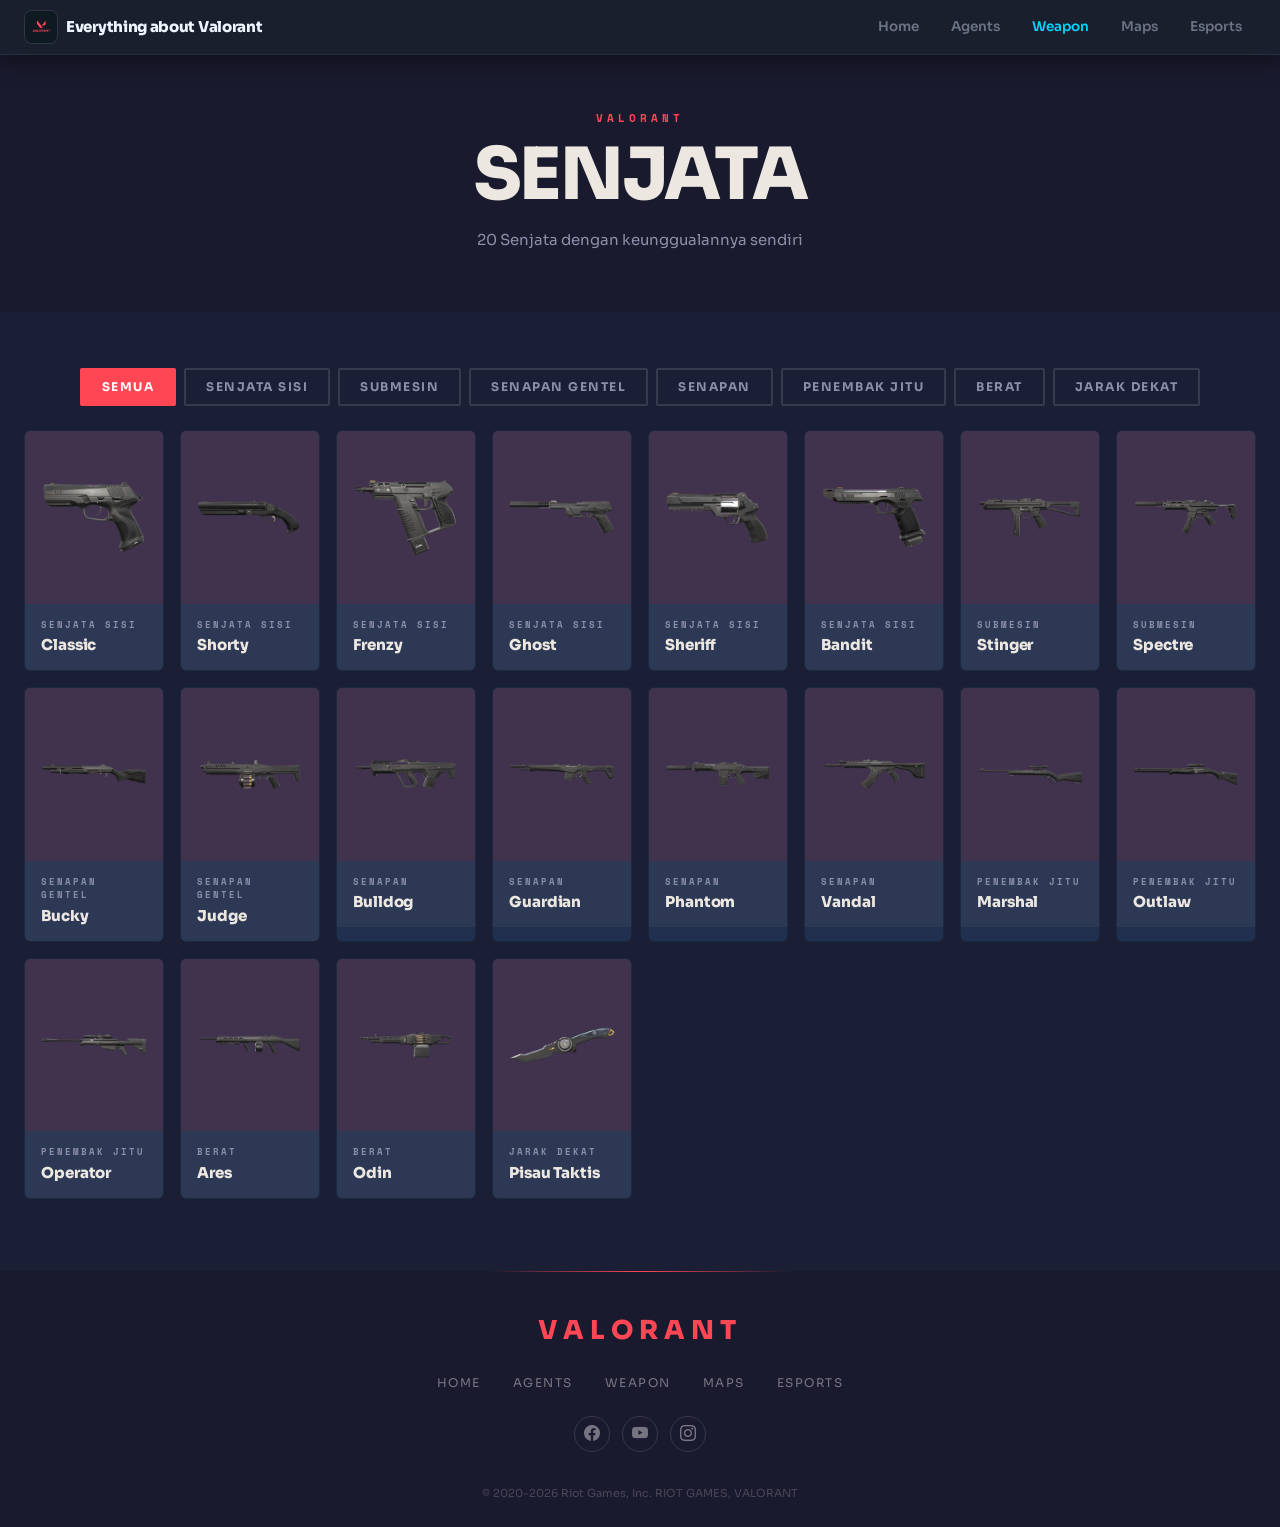
<file: weapon.html>
<!doctype html>
<html lang="id">
  <head>
    <meta charset="UTF-8" />
    <meta name="viewport" content="width=device-width, initial-scale=1.0" />
    <title>Weapon — Everything About Valorant</title>
    <link
      href="https://fonts.googleapis.com/css2?family=Sora:wght@400;500;600;700;900&family=Space+Mono:wght@400;700&display=swap"
      rel="stylesheet"
    />
    <link
      href="https://cdn.jsdelivr.net/npm/bootstrap@5.3.3/dist/css/bootstrap.min.css"
      rel="stylesheet"
    />
    <link
      rel="stylesheet"
      href="https://cdn.jsdelivr.net/npm/bootstrap-icons@1.11.3/font/bootstrap-icons.min.css"
    />
    <link rel="stylesheet" href="css/style.css" />
  </head>
  <body>
    <nav id="navbar" class="d-flex align-items-center justify-content-between">
      <a class="logo d-flex align-items-center gap-2" href="index.html">
        <div class="logo-icon d-flex align-items-center justify-content-center">
          <img src="assets/images/logo-valorant.webp" alt="logo" />
        </div>
        <span class="logo-name">Everything about Valorant</span>
      </a>
      <ul class="nav-links d-flex align-items-center m-0">
        <li><a class="nav-label" href="index.html">Home</a></li>
        <li><a class="nav-label" href="agents.html">Agents</a></li>
        <li><a class="nav-label active" href="weapon.html">Weapon</a></li>
        <li><a class="nav-label" href="maps.html">Maps</a></li>
        <li><a class="nav-label" href="esports.html">Esports</a></li>
      </ul>
    </nav>

    <section class="page-hero text-center">
      <div class="container">
        <div class="page-hero-label">VALORANT</div>
        <h1 class="page-hero-title">SENJATA</h1>
        <p class="page-hero-sub">20 Senjata dengan keunggualannya sendiri</p>
      </div>
    </section>

    <section class="agents-page-section">
      <div class="container-fluid px-4">
        <div class="agent-filter-bar d-flex justify-content-center gap-2 mb-4">
          <button class="filter-btn active" data-category="all">Semua</button>
          <button class="filter-btn" data-category="senjata-sisi">
            Senjata Sisi
          </button>
          <button class="filter-btn" data-category="senjata-submesin">
            Submesin
          </button>
          <button class="filter-btn" data-category="senapan-gentel">
            Senapan Gentel
          </button>
          <button class="filter-btn" data-category="senapan">Senapan</button>
          <button class="filter-btn" data-category="penembak-jitu">
            Penembak Jitu
          </button>
          <button class="filter-btn" data-category="berat">Berat</button>
          <button class="filter-btn" data-category="jarak-dekat">
            Jarak Dekat
          </button>
        </div>

        <div class="card-grid weapons-grid">
          <div class="agent-item" data-category="senjata-sisi">
            <div class="card">
              <div class="card-img-wrap weapon-bg">
                <img
                  src="assets/images/senjata/Classic.webp"
                  alt="Classic"
                  class="card-img"
                />
              </div>
              <div class="card-info">
                <div class="card-role-tag">Senjata Sisi</div>
                <h5 class="card-name">Classic</h5>
              </div>
            </div>
          </div>
          <div class="agent-item" data-category="senjata-sisi">
            <div class="card">
              <div class="card-img-wrap weapon-bg">
                <img
                  src="assets/images/senjata/Shorty.webp"
                  alt="Shorty"
                  class="card-img"
                />
              </div>
              <div class="card-info">
                <div class="card-role-tag">Senjata Sisi</div>
                <h5 class="card-name">Shorty</h5>
              </div>
            </div>
          </div>
          <div class="agent-item" data-category="senjata-sisi">
            <div class="card">
              <div class="card-img-wrap weapon-bg">
                <img
                  src="assets/images/senjata/Frenzy.webp"
                  alt="Frenzy"
                  class="card-img"
                />
              </div>
              <div class="card-info">
                <div class="card-role-tag">Senjata Sisi</div>
                <h5 class="card-name">Frenzy</h5>
              </div>
            </div>
          </div>
          <div class="agent-item" data-category="senjata-sisi">
            <div class="card">
              <div class="card-img-wrap weapon-bg">
                <img
                  src="assets/images/senjata/Ghost.webp"
                  alt="Ghost"
                  class="card-img"
                />
              </div>
              <div class="card-info">
                <div class="card-role-tag">Senjata Sisi</div>
                <h5 class="card-name">Ghost</h5>
              </div>
            </div>
          </div>
          <div class="agent-item" data-category="senjata-sisi">
            <div class="card">
              <div class="card-img-wrap weapon-bg">
                <img
                  src="assets/images/senjata/Sheriff.webp"
                  alt="Sheriff"
                  class="card-img"
                />
              </div>
              <div class="card-info">
                <div class="card-role-tag">Senjata Sisi</div>
                <h5 class="card-name">Sheriff</h5>
              </div>
            </div>
          </div>
          <div class="agent-item" data-category="senjata-sisi">
            <div class="card">
              <div class="card-img-wrap weapon-bg">
                <img
                  src="assets/images/senjata/Bandit.webp"
                  alt="Bandit"
                  class="card-img"
                />
              </div>
              <div class="card-info">
                <div class="card-role-tag">Senjata Sisi</div>
                <h5 class="card-name">Bandit</h5>
              </div>
            </div>
          </div>
          <div class="agent-item" data-category="senjata-submesin">
            <div class="card">
              <div class="card-img-wrap weapon-bg">
                <img
                  src="assets/images/senjata/Stinger.webp"
                  alt="Stinger"
                  class="card-img"
                />
              </div>
              <div class="card-info">
                <div class="card-role-tag">Submesin</div>
                <h5 class="card-name">Stinger</h5>
              </div>
            </div>
          </div>
          <div class="agent-item" data-category="senjata-submesin">
            <div class="card">
              <div class="card-img-wrap weapon-bg">
                <img
                  src="assets/images/senjata/Spectre.webp"
                  alt="Spectre"
                  class="card-img"
                />
              </div>
              <div class="card-info">
                <div class="card-role-tag">Submesin</div>
                <h5 class="card-name">Spectre</h5>
              </div>
            </div>
          </div>
          <div class="agent-item" data-category="senapan-gentel">
            <div class="card">
              <div class="card-img-wrap weapon-bg">
                <img
                  src="assets/images/senjata/Bucky.webp"
                  alt="Bucky"
                  class="card-img"
                />
              </div>
              <div class="card-info">
                <div class="card-role-tag">Senapan Gentel</div>
                <h5 class="card-name">Bucky</h5>
              </div>
            </div>
          </div>
          <div class="agent-item" data-category="senapan-gentel">
            <div class="card">
              <div class="card-img-wrap weapon-bg">
                <img
                  src="assets/images/senjata/Judge.webp"
                  alt="Judge"
                  class="card-img"
                />
              </div>
              <div class="card-info">
                <div class="card-role-tag">Senapan Gentel</div>
                <h5 class="card-name">Judge</h5>
              </div>
            </div>
          </div>
          <div class="agent-item" data-category="senapan">
            <div class="card">
              <div class="card-img-wrap weapon-bg">
                <img
                  src="assets/images/senjata/Bulldog.webp"
                  alt="Bulldog"
                  class="card-img"
                />
              </div>
              <div class="card-info">
                <div class="card-role-tag">Senapan</div>
                <h5 class="card-name">Bulldog</h5>
              </div>
            </div>
          </div>
          <div class="agent-item" data-category="senapan">
            <div class="card">
              <div class="card-img-wrap weapon-bg">
                <img
                  src="assets/images/senjata/Guardian.webp"
                  alt="Guardian"
                  class="card-img"
                />
              </div>
              <div class="card-info">
                <div class="card-role-tag">Senapan</div>
                <h5 class="card-name">Guardian</h5>
              </div>
            </div>
          </div>
          <div class="agent-item" data-category="senapan">
            <div class="card">
              <div class="card-img-wrap weapon-bg">
                <img
                  src="assets/images/senjata/Phantom.webp"
                  alt="Phantom"
                  class="card-img"
                />
              </div>
              <div class="card-info">
                <div class="card-role-tag">Senapan</div>
                <h5 class="card-name">Phantom</h5>
              </div>
            </div>
          </div>
          <div class="agent-item" data-category="senapan">
            <div class="card">
              <div class="card-img-wrap weapon-bg">
                <img
                  src="assets/images/senjata/Vandal.webp"
                  alt="Vandal"
                  class="card-img"
                />
              </div>
              <div class="card-info">
                <div class="card-role-tag">Senapan</div>
                <h5 class="card-name">Vandal</h5>
              </div>
            </div>
          </div>
          <div class="agent-item" data-category="penembak-jitu">
            <div class="card">
              <div class="card-img-wrap weapon-bg">
                <img
                  src="assets/images/senjata/Marshal.webp"
                  alt="Marshal"
                  class="card-img"
                />
              </div>
              <div class="card-info">
                <div class="card-role-tag">Penembak Jitu</div>
                <h5 class="card-name">Marshal</h5>
              </div>
            </div>
          </div>
          <div class="agent-item" data-category="penembak-jitu">
            <div class="card">
              <div class="card-img-wrap weapon-bg">
                <img
                  src="assets/images/senjata/Outlaw.webp"
                  alt="Outlaw"
                  class="card-img"
                />
              </div>
              <div class="card-info">
                <div class="card-role-tag">Penembak Jitu</div>
                <h5 class="card-name">Outlaw</h5>
              </div>
            </div>
          </div>
          <div class="agent-item" data-category="penembak-jitu">
            <div class="card">
              <div class="card-img-wrap weapon-bg">
                <img
                  src="assets/images/senjata/Operator.webp"
                  alt="Operator"
                  class="card-img"
                />
              </div>
              <div class="card-info">
                <div class="card-role-tag">Penembak Jitu</div>
                <h5 class="card-name">Operator</h5>
              </div>
            </div>
          </div>
          <div class="agent-item" data-category="berat">
            <div class="card">
              <div class="card-img-wrap weapon-bg">
                <img
                  src="assets/images/senjata/Ares.webp"
                  alt="Ares"
                  class="card-img"
                />
              </div>
              <div class="card-info">
                <div class="card-role-tag">Berat</div>
                <h5 class="card-name">Ares</h5>
              </div>
            </div>
          </div>
          <div class="agent-item" data-category="berat">
            <div class="card">
              <div class="card-img-wrap weapon-bg">
                <img
                  src="assets/images/senjata/Odin.webp"
                  alt="Odin"
                  class="card-img"
                />
              </div>
              <div class="card-info">
                <div class="card-role-tag">Berat</div>
                <h5 class="card-name">Odin</h5>
              </div>
            </div>
          </div>
          <div class="agent-item" data-category="jarak-dekat">
            <div class="card">
              <div class="card-img-wrap weapon-bg">
                <img
                  src="assets/images/senjata/Melee.webp"
                  alt="Pisau Taktis"
                  class="card-img"
                />
              </div>
              <div class="card-info">
                <div class="card-role-tag">Jarak Dekat</div>
                <h5 class="card-name">Pisau Taktis</h5>
              </div>
            </div>
          </div>
        </div>
      </div>
    </section>

    <script src="https://cdn.jsdelivr.net/npm/bootstrap@5.3.3/dist/js/bootstrap.bundle.min.js"></script>
    <script>
      const filterBtns = document.querySelectorAll(".filter-btn");
      const weaponItems = document.querySelectorAll(".agent-item");
      filterBtns.forEach((btn) => {
        btn.addEventListener("click", () => {
          filterBtns.forEach((b) => b.classList.remove("active"));
          btn.classList.add("active");
          const cat = btn.dataset.category;
          weaponItems.forEach((item) => {
            item.style.display =
              cat === "all" || item.dataset.category === cat ? "" : "none";
          });
        });
      });
    </script>
    <footer class="footer text-center">
      <div class="footer-logo">VALORANT</div>
      <div class="footer-links">
        <a href="index.html">Home</a><a href="agents.html">Agents</a
        ><a href="weapon.html">Weapon</a><a href="maps.html">Maps</a
        ><a href="esports.html">Esports</a>
      </div>
      <div class="footer-socials">
        <a
          class="footer-s d-flex align-items-center justify-content-center"
          href="https://www.facebook.com/PlayVALORANT"
          target="_blank"
          rel="noopener noreferrer"
          title="Facebook"
        >
          <i class="bi bi-facebook"></i>
        </a>
        <a
          class="footer-s d-flex align-items-center justify-content-center"
          href="https://www.youtube.com/@VALORANT"
          target="_blank"
          rel="noopener noreferrer"
          title="YouTube"
        >
          <i class="bi bi-youtube"></i>
        </a>
        <a
          class="footer-s d-flex align-items-center justify-content-center"
          href="https://www.instagram.com/valorant/"
          target="_blank"
          rel="noopener noreferrer"
          title="Instagram"
        >
          <i class="bi bi-instagram"></i>
        </a>
      </div>
      <div class="footer-copy">
        © 2020-2026 Riot Games, Inc. RIOT GAMES, VALORANT
      </div>
    </footer>
  </body>
</html>
</file>
<file: css/style.css>
/*GLOBAL — Reset, variabel, dan base style*/

*,
*::before,
*::after {
  box-sizing: border-box;
}
ul {
  list-style: none;
  padding: 0;
  margin: 0;
}
a {
  text-decoration: none;
}

body {
  overflow-x: hidden;
  font-family: "Sora", sans-serif;
  color: #ece8e1;
  background-color: #f5f0eb;
  -webkit-font-smoothing: antialiased;
  -moz-osx-font-smoothing: grayscale;
}

/*NAVBAR — Fixed top navigation bar*/

#navbar {
  position: fixed;
  top: 0;
  left: 0;
  right: 0;
  padding: 10px 24px;
  background: #1a1f2e;
  border-bottom: 1px solid #2a2f42;
  box-shadow: 0 4px 24px rgba(0, 0, 0, 0.5);
  z-index: 1000;
}

.logo-icon {
  width: 34px;
  height: 34px;
  border: 1px solid rgba(255, 255, 255, 0.1);
  border-radius: 8px;
  overflow: hidden;
  flex-shrink: 0;
}
.logo-icon img {
  width: 100%;
  height: 100%;
  object-fit: cover;
  display: block;
}

.logo-name {
  font-size: 15px;
  font-weight: 800;
  color: #f0f4ff;
  letter-spacing: -0.3px;
}

.nav-links {
  gap: 4px;
}

.nav-label {
  font-size: 13.5px;
  font-weight: 600;
  color: #6b7280;
  padding: 6px 14px;
  border-radius: 8px;
  display: block;
}
.nav-label:hover {
  color: #16789e;
}
.nav-label.active {
  color: #00d4ff;
}

/*SHARED — Komponen yang dipakai di semua halaman*/

.page-hero {
  padding-top: 110px;
  padding-bottom: 60px;
  background: #1a1a2e;
  overflow: hidden;
}
.page-hero-label {
  font-family: "Space Mono", monospace;
  font-size: 11px;
  font-weight: 700;
  letter-spacing: 4px;
  text-transform: uppercase;
  color: #ff4655;
  margin-bottom: 12px;
}
.page-hero-title {
  font-size: 72px;
  font-weight: 900;
  color: #ece8e1;
  letter-spacing: -2px;
  line-height: 1;
  margin-bottom: 16px;
}
.page-hero-sub {
  font-size: 15px;
  color: #8b8fa8;
  max-width: 480px;
  margin: 0 auto;
  line-height: 1.7;
}

.filter-btn {
  font-family: "Sora", sans-serif;
  font-size: 12px;
  font-weight: 700;
  letter-spacing: 1.5px;
  text-transform: uppercase;
  padding: 8px 20px;
  border: 2px solid rgba(255, 255, 255, 0.12);
  border-radius: 2px;
  background: transparent;
  color: #8b8fa8;
  transition:
    background 0.4s,
    border-color 0.4s,
    color 0.4s;
}
.filter-btn:hover,
.filter-btn.active {
  background: #ff4655;
  border-color: #ff4655;
  color: #fff;
}

/*card - untuk agents dan weapons*/

.card {
  background: #20304e;
  border-radius: 6px;
  overflow: hidden;
  height: 100%;
  display: flex;
  flex-direction: column;
}

.card-img-wrap {  
  width: 100%;
  overflow: hidden;
}

.card-grid {
  display: flex;
  flex-wrap: wrap;
  gap: 16px;
  justify-content: center;
  display: grid;
  grid-template-columns: repeat(8, 1fr);
}

.card-img {
  width: 100%;
  height: 100%;
  object-fit: contain;
  object-position: center;
}

.card-info {
  padding: 14px 16px;
  flex-direction: column;
  background: rgba(55, 62, 90, 0.55);
}

.card-role-tag {
  font-family: "Space Mono", monospace;
  font-size: 9px;
  font-weight: 700;
  letter-spacing: 2px;
  text-transform: uppercase;
  margin-bottom: 5px;
  color: #8b8fa8;
}

.card-name {
  font-size: 15px;
  font-weight: 800;
  color: #ece8e1;
  margin: 0 0 2px;
  letter-spacing: -0.1px;
}

/*HOME — Hero, About, News, Role Cards, Map List (index.html)*/

.hero-section {
  position: relative;
  min-height: 83vh;
  overflow: hidden;
  background: #59595e;
}
.hero-video {
  position: absolute;
  inset: 0;
  width: 100%;
  height: 100%;
  object-fit: cover;
  object-position: center;
  display: block;
  z-index: 0;
}
.hero-overlay {
  position: absolute;
  inset: 0;
  background: linear-gradient(
    to bottom,
    rgba(10, 10, 25, 0.55) 0%,
    rgba(10, 10, 25, 0.45) 50%,
    rgba(10, 10, 25, 0.75) 100%
  );
  z-index: 1;
}
.hero-content {
  position: relative;
  z-index: 2;
}
.hero-title {
  font-size: 96px;
  font-weight: 900;
  line-height: 1;
  color: #ff4655;
  letter-spacing: -3px;
  margin-bottom: 20px;
}

.hero-subtitle {
  font-size: 16px;
  color: #8b8fa8;
  max-width: 520px;
  line-height: 1.7;
  margin-bottom: 32px;
}

.sec-header {
  margin-bottom: 30px;
}
.sec-header .container {
  padding-left: 0 !important;
  padding-right: 0 !important;
  border-radius: 6px;
  overflow: hidden;
  background: #ff4655;
}
.sec-header h2 {
  font-size: 28px;
  font-weight: 900;
  color: #ece8e1;
  letter-spacing: -0.5px;
  padding: 20px 24px;
  margin: 0;
}

.btn-valo {
  background: #ff4655;
  color: #fff;
  font-family: "Sora", sans-serif;
  font-weight: 700;
  font-size: 13px;
  letter-spacing: 1.5px;
  text-transform: uppercase;
  border: none;
  border-radius: 6px;
  display: inline-block;
}
.btn-valo:hover {
  background: #e91426;
  color: #fff;
}
.btn-valo-sm {
  font-size: 12px;
  padding: 10px 24px;
}

.about-section {
  background: #1e2d4a;
  padding: 60px 0;
}
.about-text {
  font-size: 15px;
  line-height: 1.8;
  color: #e8f4ff;
  width: 100%;
}

.about-stat {
  background: #fff;
  border-radius: 6px;
  height: 140px;
}
.about-stat .stat-number {
  font-family: "Space Mono", monospace;
  font-size: 36px;
  font-weight: 700;
  color: #ff4655;
  line-height: 1;
}
.about-stat .stat-label {
  font-size: 12px;
  font-weight: 600;
  color: #6b8fa8;
  letter-spacing: 1px;
  text-transform: uppercase;
  margin-top: 6px;
}

.news-section {
  background: #1e2d4a;
  padding: 60px 0;
}

.news-item {
  background: #fff;
  border-radius: 6px;
  padding: 20px;
}
.news-item .news-cat {
  font-size: 10px;
  font-weight: 700;
  letter-spacing: 2px;
  text-transform: uppercase;
  color: #ff4655;
  margin-bottom: 6px;
}
.news-item h6 {
  font-weight: 700;
  font-size: 14px;
  color: #1a1a2e;
  margin-bottom: 6px;
  line-height: 1.4;
}
.news-item p {
  font-size: 12px;
  color: #5a6a78;
  margin: 0;
}

.role-section {
  background: #1e2d4a;
  padding: 60px 0;
}

.role-intro {
  color: #d0e8f5;
  font-size: 14px;
  margin-bottom: 28px;
  max-width: 560px;
}
.role-card {
  background: #fff;
  border-radius: 6px;
  padding: 24px 20px;
  height: 140px;
}
.role-card h5 {
  font-weight: 800;
  font-size: 15px;
  color: #1a1a2e;
  margin-bottom: 6px;
}
.role-card p {
  font-size: 13px;
  color: #6b7280;
  margin: 0;
  line-height: 1.6;
}

.maps-section {
  background: #1e2d4a;
  padding: 60px 0;
}
.map-item {
  display: flex;
  align-items: flex-start;
  gap: 16px;
  padding: 18px 20px;
  background: #fff;
  border-radius: 6px;
  margin-bottom: 10px;
}

.map-number {
  font-family: "Space Mono", monospace;
  font-size: 24px;
  font-weight: 700;
  color: #ff4655;
  min-width: 36px;
  line-height: 2;
}
.map-info h5 {
  font-weight: 800;
  font-size: 16px;
  color: #1a1a2e;
  margin-bottom: 4px;
}
.map-info p {
  font-size: 13px;
  color: #6b7280;
  margin: 0;
}

/*AGENTS — Page hero, filter button, grid & card (agents.html)*/

.agents-page-section {
  background: #1a1f35;
  padding: 56px 0 72px;
}

.agent-img-wrap {
  aspect-ratio: 3 / 4;
  overflow: hidden;
}

/*WEAPON — Grid senjata & background card (weapon.html)*/

.weapons-grid {
  grid-template-columns: repeat(8, 1fr);
}
.weapon-bg {
  background: rgba(255, 70, 85, 0.15);
  padding: 20px 16px;
  aspect-ratio: 4 / 5;
}

/*MAPS — Full & half map card, overlay, body (maps.html)*/

.maps-page-section {
  background: #0d1117;
  padding: 60px 0;
}

.map-card-full {
  position: relative;
  width: 100%;
  height: 560px;
  overflow: hidden;
  display: flex;
  align-items: flex-end;
}
.map-card-half {
  position: relative;
  width: 100%;
  height: 480px;
  overflow: hidden;
  display: flex;
  align-items: flex-end;
}

.map-card-img-wrap {
  position: absolute;
  inset: 0;
  width: 100%;
  height: 100%;
  background: #d30000;
}
.map-card-img {
  width: 100%;
  height: 100%;
  object-fit: cover;
  object-position: center;
  display: block;
}
.map-card-overlay {
  position: absolute;
  inset: 0;
  background: linear-gradient(
    to top,
    rgba(10, 12, 20, 0.96) 0%,
    rgba(10, 12, 20, 0.55) 20%,
    rgba(10, 12, 20, 0.08) 60%,
    transparent 100%
  );
}
.map-card-body {
  position: relative;
  z-index: 2;
  padding: 0 40px 30px;
  width: 100%;
}
.map-card-full .map-card-body {
  max-width: 720px;
  padding: 0 40px 30px;
}

.map-card-name {
  font-size: 52px;
  font-weight: 900;
  color: #ece8e1;
  letter-spacing: -2px;
  line-height: 1;
  margin-bottom: 12px;
  text-transform: uppercase;
}
.map-card-half .map-card-name {
  font-size: 38px;
  letter-spacing: -1.5px;
  margin-bottom: 10px;
}
.map-card-desc {
  font-size: 14px;
  color: rgba(208, 220, 236, 0.75);
  line-height: 1.75;
  margin: 0;
  max-width: 580px;
}
.map-card-half .map-card-desc {
  font-size: 13px;
  max-width: 440px;
}

/*ESPORTS — VCT team card & local team card (esports.html)*/

.esports-section {
  background: #1e2d4a;
  padding: 60px 0;
}

.esports-section--no-pb {
  padding-bottom: 0;
}

.et-card {
  background: #fff;
  border-radius: 6px;
  overflow: hidden;
}
.et-logo {
  width: 96px;
  height: 96px;
  flex-shrink: 0;
  background: #fff;
}
.et-logo img {
  height: 130%;
  object-fit: contain;
}

.et-right {
  flex: 1;
  padding: 24px 28px;
  gap: 24px;
}
.et-top {
  margin-bottom: 12px;
}
.et-name {
  font-size: 22px;
  font-weight: 900;
  color: #1a1a2e;
  margin: 0 0 4px;
  letter-spacing: -0.5px;
}
.et-desc {
  font-size: 13px;
  color: #4b5563;
  line-height: 1.75;
  margin: 0;
}

.el-card {
  background: #fff;
  border-radius: 6px;
  padding: 20px;
  box-shadow: 0 2px 12px rgba(0, 0, 0, 0.07);
}
.el-logo {
  width: 96px;
  height: 96px;
  border-radius: 8px;
  background: #fff;
  overflow: hidden;
}
.el-logo img {
  height: 100%;
  object-fit: contain;
}
.el-name {
  font-size: 15px;
  font-weight: 800;
  color: #1a1a2e;
  margin: 0;
}
.el-desc {
  font-size: 12px;
  color: #5a6a78;
  line-height: 1.65;
  margin: 0;
  flex: 1;
}

/*FOOTER — Footer logo, links, socials, copyright (semua halaman)*/

.footer {
  background: #1a1a2e;
  padding: 2.5rem 2rem 1.5rem;
  font-family: "Sora", sans-serif;
  position: relative;
  overflow: hidden;
}
.footer::before {
  content: "";
  position: absolute;
  top: 0;
  left: 50%;
  transform: translateX(-50%);
  width: 300px;
  height: 1px;
  background: linear-gradient(90deg, transparent, #ff4655, transparent);
}
.footer-logo {
  font-family: "Sora", sans-serif;
  font-size: 26px;
  font-weight: 900;
  letter-spacing: 6px;
  color: #ff4655;
  margin-bottom: 1.5rem;
}
.footer-links {
  display: flex;
  justify-content: center;
  gap: 2rem;
  margin-bottom: 1.5rem;
  flex-wrap: wrap;
}
.footer-links a {
  color: rgba(255, 255, 255, 0.4);
  font-size: 12px;
  letter-spacing: 1.5px;
  text-transform: uppercase;
  transition: color 0.4s;
}
.footer-links a:hover {
  color: #ff4655;
}
.footer-socials {
  display: flex;
  justify-content: center;
  gap: 12px;
  margin-bottom: 2rem;
}
.footer-s {
  width: 36px;
  height: 36px;
  border: 0.5px solid rgba(255, 255, 255, 0.12);
  border-radius: 50%;
  color: rgba(255, 255, 255, 0.4);
  cursor: pointer;
  text-decoration: none;
  transition:
    border-color 0.4s,
    color 0.4s;
}
.footer-s:hover {
  border-color: #ff4655;
  color: #ff4655;
}
.footer-copy {
  font-size: 11px;
  color: rgba(255, 255, 255, 0.2);
  line-height: 1.8;
}
</file>
